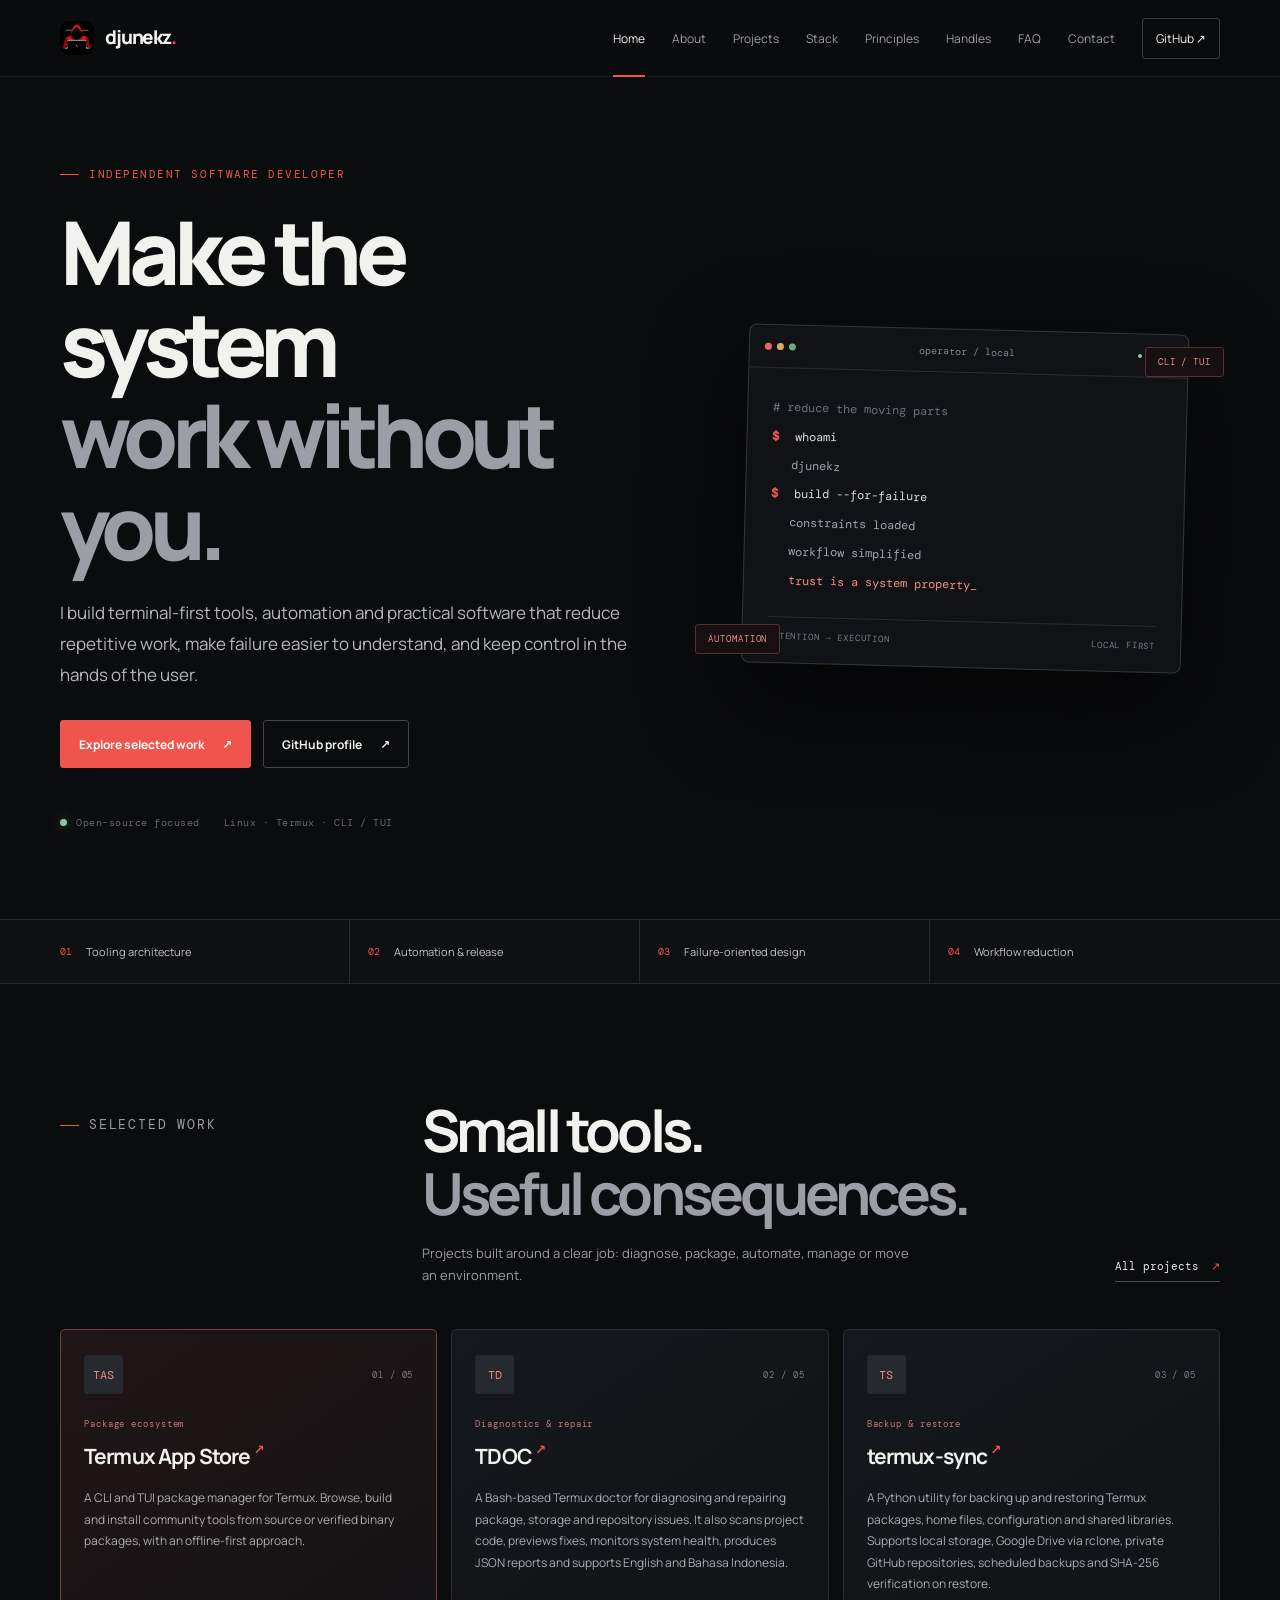
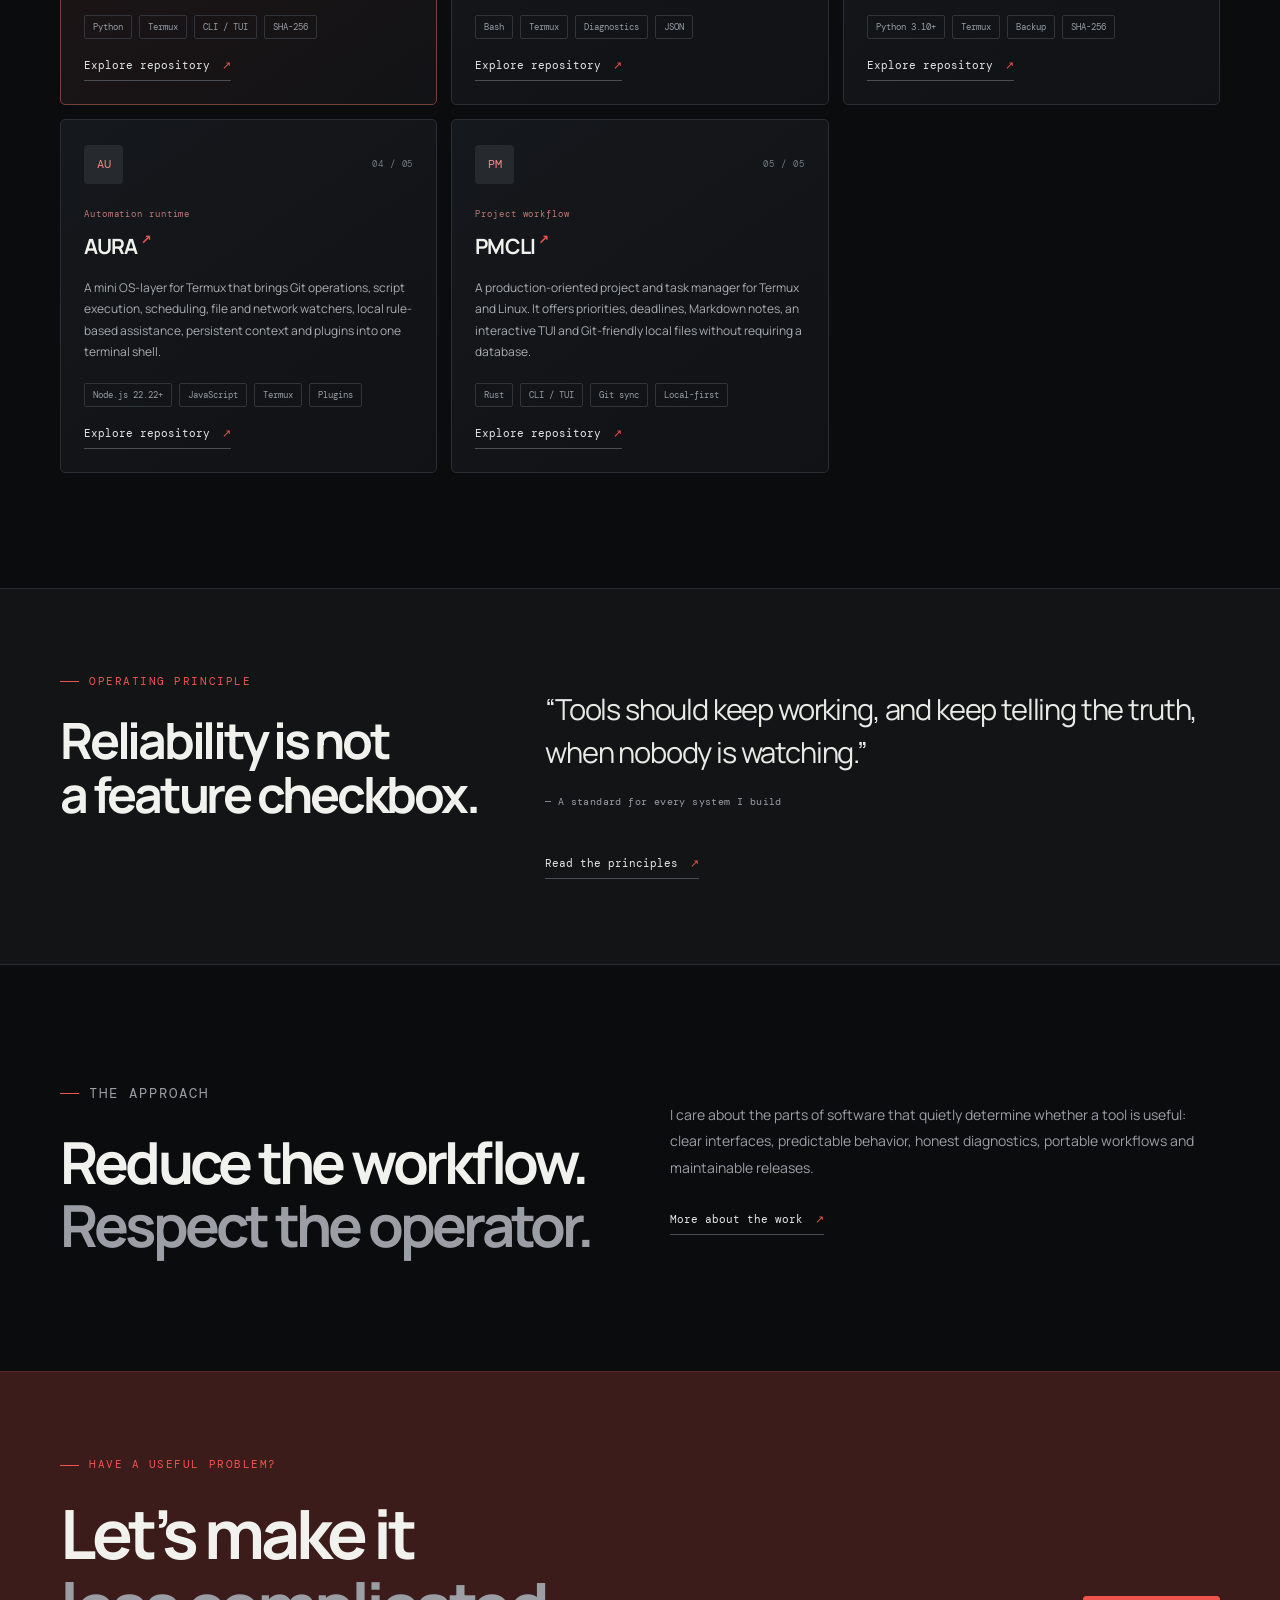
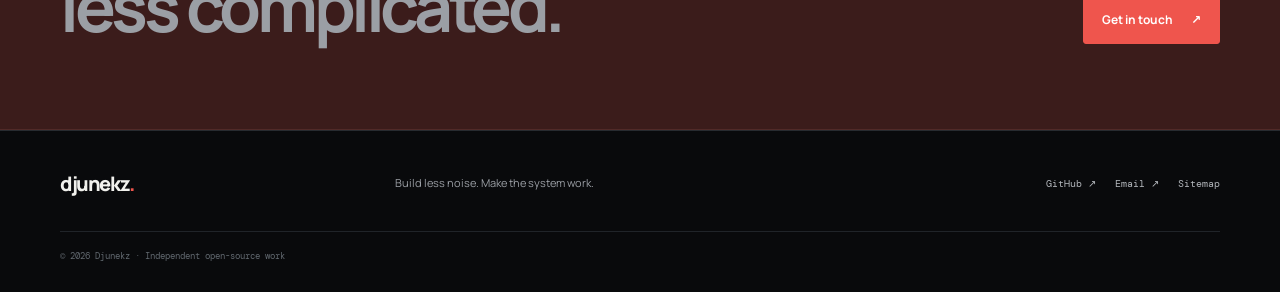
<file: index.html>
<!doctype html>
<html lang="en"><head><meta charset="utf-8"><meta name="viewport" content="width=device-width, initial-scale=1, viewport-fit=cover"><meta name="color-scheme" content="dark"><meta name="theme-color" content="#0b0c0e"><meta name="author" content="Djunekz"><meta name="google-site-verification" content="L2LF5Ftv92tqqaCWyxE9_-hPjeDS5_4-hMFbNJsKNMc"><meta name="robots" content="index,follow,max-image-preview:large"><title>Djunekz — Independent Software Developer | Tooling &amp; Automation</title><meta name="description" content="Djunekz builds terminal-first tools, automation and practical software focused on workflow reduction, failure-oriented design and user control."><link rel="canonical" href="https://djunekz.github.io/"><link rel="icon" href="/favicon.ico" sizes="any"><link rel="icon" type="image/png" sizes="32x32" href="/assets/favicon-32.png"><link rel="apple-touch-icon" href="/apple-touch-icon.png"><link rel="manifest" href="/site.webmanifest"><meta property="og:type" content="website"><meta property="og:site_name" content="Djunekz"><meta property="og:title" content="Djunekz — Independent Software Developer | Tooling &amp; Automation"><meta property="og:description" content="Djunekz builds terminal-first tools, automation and practical software focused on workflow reduction, failure-oriented design and user control."><meta property="og:url" content="https://djunekz.github.io/"><meta property="og:image" content="https://djunekz.github.io/og-image.png"><meta name="twitter:card" content="summary_large_image"><meta name="twitter:title" content="Djunekz — Independent Software Developer | Tooling &amp; Automation"><meta name="twitter:description" content="Djunekz builds terminal-first tools, automation and practical software focused on workflow reduction, failure-oriented design and user control."><meta name="twitter:image" content="https://djunekz.github.io/og-image.png"><script type="application/ld+json">{"@context": "https://schema.org", "@graph": [{"@type": "WebPage", "@id": "https://djunekz.github.io/#page", "url": "https://djunekz.github.io/", "name": "Djunekz — Independent Software Developer | Tooling & Automation", "isPartOf": {"@id": "https://djunekz.github.io/#website"}, "about": {"@id": "https://djunekz.github.io/#person"}}, {"@type": "WebSite", "@id": "https://djunekz.github.io/#website", "url": "https://djunekz.github.io/", "name": "Djunekz", "publisher": {"@id": "https://djunekz.github.io/#person"}}, {"@type": "Person", "@id": "https://djunekz.github.io/#person", "name": "Djunekz", "alternateName": ["RedHat", "mrxXx", "Hmei7", "Anonymous"], "url": "https://djunekz.github.io/", "image": "https://djunekz.github.io/assets/icon-512.png", "jobTitle": "Independent Software Developer", "sameAs": ["https://github.com/djunekz"]}]}</script><link rel="preconnect" href="https://fonts.googleapis.com"><link rel="preconnect" href="https://fonts.gstatic.com" crossorigin><link href="https://fonts.googleapis.com/css2?family=DM+Mono:wght@400;500&family=Manrope:wght@400;500;600;700;800&display=swap" rel="stylesheet"><link rel="stylesheet" href="/assets/style.css"></head><body><a class="skip-link" href="#main">Skip to content</a><header class="site-header"><div class="shell nav-shell"><a class="brand" href="/" aria-label="Djunekz home"><img src="/assets/logo.png" width="34" height="34" alt=""><span>djunekz<span class="brand-dot">.</span></span></a><button class="menu-toggle" type="button" aria-expanded="false" aria-controls="primary-nav" aria-label="Open navigation"><span></span><span></span></button><nav id="primary-nav" class="primary-nav" aria-label="Primary navigation"><a href="/" aria-current="page">Home</a><a href="/about.html">About</a><a href="/projects.html">Projects</a><a href="/stack.html">Stack</a><a href="/principles.html">Principles</a><a href="/handles.html">Handles</a><a href="/faq.html">FAQ</a><a href="/contact.html">Contact</a><a class="nav-github" href="https://github.com/djunekz" target="_blank" rel="noopener">GitHub <span aria-hidden="true">↗</span></a></nav></div></header><main id="main"><section class="hero shell"><div class="hero-copy"><p class="eyebrow"><span></span>INDEPENDENT SOFTWARE DEVELOPER</p><h1>Make the system<br><span>work without you.</span></h1><p class="hero-lead">I build terminal-first tools, automation and practical software that reduce repetitive work, make failure easier to understand, and keep control in the hands of the user.</p><div class="hero-actions"><a class="button button-primary" href="/projects.html">Explore selected work <span>↗</span></a><a class="button button-quiet" href="https://github.com/djunekz" target="_blank" rel="noopener">GitHub profile <span>↗</span></a></div><div class="hero-meta"><span><i class="status-dot"></i> Open-source focused</span><span>Linux · Termux · CLI / TUI</span></div></div><div class="hero-visual" aria-label="Decorative terminal illustration"><div class="visual-glow"></div><div class="terminal-card"><div class="terminal-head"><span class="window-dots"><i></i><i></i><i></i></span><span>operator / local</span><span class="terminal-live">● READY</span></div><div class="terminal-body"><p class="terminal-muted"># reduce the moving parts</p><p><b>$</b> whoami</p><p class="terminal-output">djunekz</p><p><b>$</b> build --for-failure</p><p class="terminal-output">constraints loaded</p><p class="terminal-output">workflow simplified</p><p class="terminal-output terminal-accent">trust is a system property_</p><div class="terminal-rule"></div><div class="terminal-bottom"><span>INTENTION → EXECUTION</span><span>LOCAL FIRST</span></div></div></div><div class="orbit orbit-one">CLI / TUI</div><div class="orbit orbit-two">AUTOMATION</div></div></section>
<section class="signal-band"><div class="shell signal-grid"><div><strong>01</strong><span>Tooling architecture</span></div><div><strong>02</strong><span>Automation & release</span></div><div><strong>03</strong><span>Failure-oriented design</span></div><div><strong>04</strong><span>Workflow reduction</span></div></div></section>
<section class="section shell"><div class="section-heading"><p class="eyebrow"><span></span>SELECTED WORK</p><div><h2>Small tools.<br><span>Useful consequences.</span></h2><p>Projects built around a clear job: diagnose, package, automate, manage or move an environment.</p></div><a class="text-link heading-link" href="/projects.html">All projects <span>↗</span></a></div><div class="project-grid"><article class="project-card featured"><div class="project-top"><span class="project-mark">TAS</span><span class="project-index">01 / 05</span></div><p class="project-kind">Package ecosystem</p><h3><a href="https://github.com/djunekz/termux-app-store" target="_blank" rel="noopener">Termux App Store <span aria-hidden="true">↗</span></a></h3><p class="project-desc">A CLI and TUI package manager for Termux. Browse, build and install community tools from source or verified binary packages, with an offline-first approach.</p><div class="tag-list"><span>Python</span><span>Termux</span><span>CLI / TUI</span><span>SHA-256</span></div><a class="text-link" href="https://github.com/djunekz/termux-app-store" target="_blank" rel="noopener">Explore repository <span aria-hidden="true">↗</span></a></article><article class="project-card"><div class="project-top"><span class="project-mark">TD</span><span class="project-index">02 / 05</span></div><p class="project-kind">Diagnostics &amp; repair</p><h3><a href="https://github.com/djunekz/tdoc" target="_blank" rel="noopener">TDOC <span aria-hidden="true">↗</span></a></h3><p class="project-desc">A Bash-based Termux doctor for diagnosing and repairing package, storage and repository issues. It also scans project code, previews fixes, monitors system health, produces JSON reports and supports English and Bahasa Indonesia.</p><div class="tag-list"><span>Bash</span><span>Termux</span><span>Diagnostics</span><span>JSON</span></div><a class="text-link" href="https://github.com/djunekz/tdoc" target="_blank" rel="noopener">Explore repository <span aria-hidden="true">↗</span></a></article><article class="project-card"><div class="project-top"><span class="project-mark">TS</span><span class="project-index">03 / 05</span></div><p class="project-kind">Backup &amp; restore</p><h3><a href="https://github.com/djunekz/termux-sync" target="_blank" rel="noopener">termux-sync <span aria-hidden="true">↗</span></a></h3><p class="project-desc">A Python utility for backing up and restoring Termux packages, home files, configuration and shared libraries. Supports local storage, Google Drive via rclone, private GitHub repositories, scheduled backups and SHA-256 verification on restore.</p><div class="tag-list"><span>Python 3.10+</span><span>Termux</span><span>Backup</span><span>SHA-256</span></div><a class="text-link" href="https://github.com/djunekz/termux-sync" target="_blank" rel="noopener">Explore repository <span aria-hidden="true">↗</span></a></article><article class="project-card"><div class="project-top"><span class="project-mark">AU</span><span class="project-index">04 / 05</span></div><p class="project-kind">Automation runtime</p><h3><a href="https://github.com/djunekz/aura" target="_blank" rel="noopener">AURA <span aria-hidden="true">↗</span></a></h3><p class="project-desc">A mini OS-layer for Termux that brings Git operations, script execution, scheduling, file and network watchers, local rule-based assistance, persistent context and plugins into one terminal shell.</p><div class="tag-list"><span>Node.js 22.22+</span><span>JavaScript</span><span>Termux</span><span>Plugins</span></div><a class="text-link" href="https://github.com/djunekz/aura" target="_blank" rel="noopener">Explore repository <span aria-hidden="true">↗</span></a></article><article class="project-card"><div class="project-top"><span class="project-mark">PM</span><span class="project-index">05 / 05</span></div><p class="project-kind">Project workflow</p><h3><a href="https://github.com/djunekz/pmcli" target="_blank" rel="noopener">PMCLI <span aria-hidden="true">↗</span></a></h3><p class="project-desc">A production-oriented project and task manager for Termux and Linux. It offers priorities, deadlines, Markdown notes, an interactive TUI and Git-friendly local files without requiring a database.</p><div class="tag-list"><span>Rust</span><span>CLI / TUI</span><span>Git sync</span><span>Local-first</span></div><a class="text-link" href="https://github.com/djunekz/pmcli" target="_blank" rel="noopener">Explore repository <span aria-hidden="true">↗</span></a></article></div></section>
<section class="principle-feature"><div class="shell principle-layout"><div><p class="eyebrow"><span></span>OPERATING PRINCIPLE</p><h2>Reliability is not<br>a feature checkbox.</h2></div><blockquote>“Tools should keep working, and keep telling the truth, when nobody is watching.”<cite>— A standard for every system I build</cite></blockquote><a class="text-link" href="/principles.html">Read the principles <span>↗</span></a></div></section>
<section class="section shell about-strip"><div><p class="eyebrow"><span></span>THE APPROACH</p><h2>Reduce the workflow.<br><span>Respect the operator.</span></h2></div><div><p>I care about the parts of software that quietly determine whether a tool is useful: clear interfaces, predictable behavior, honest diagnostics, portable workflows and maintainable releases.</p><a class="text-link" href="/about.html">More about the work <span>↗</span></a></div></section>
<section class="contact-cta"><div class="shell cta-inner"><p class="eyebrow"><span></span>HAVE A USEFUL PROBLEM?</p><h2>Let’s make it<br><span>less complicated.</span></h2><div><a class="button button-primary" href="/contact.html">Get in touch <span>↗</span></a></div></div></section></main><footer class="site-footer"><div class="shell footer-inner"><a class="footer-brand" href="/">djunekz<span>.</span></a><p>Build less noise. Make the system work.</p><div class="footer-links"><a href="https://github.com/djunekz" target="_blank" rel="noopener">GitHub ↗</a><a href="mailto:gab288.gab288@passinbox.com">Email ↗</a><a href="/sitemap.xml">Sitemap</a></div><small>© 2026 Djunekz · Independent open-source work</small></div></footer><script src="/assets/app.js" defer></script></body></html>
</file>
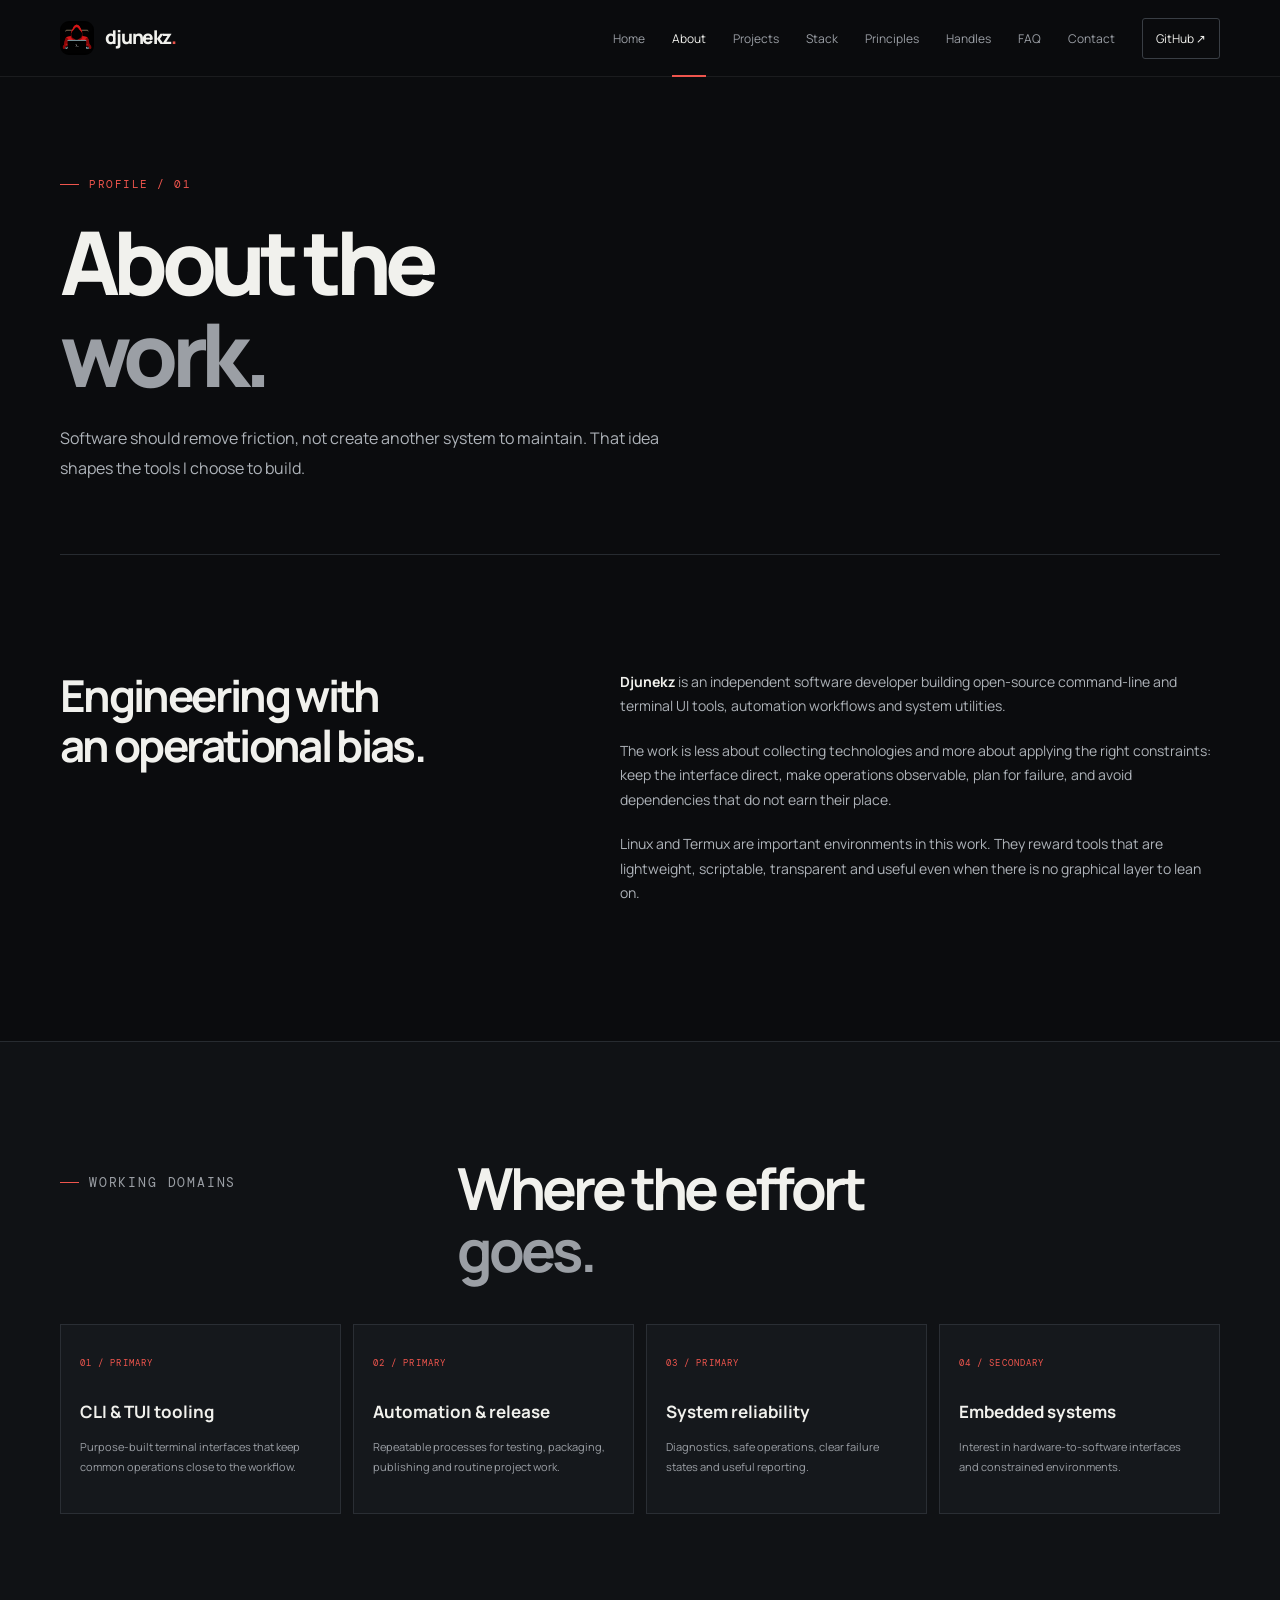
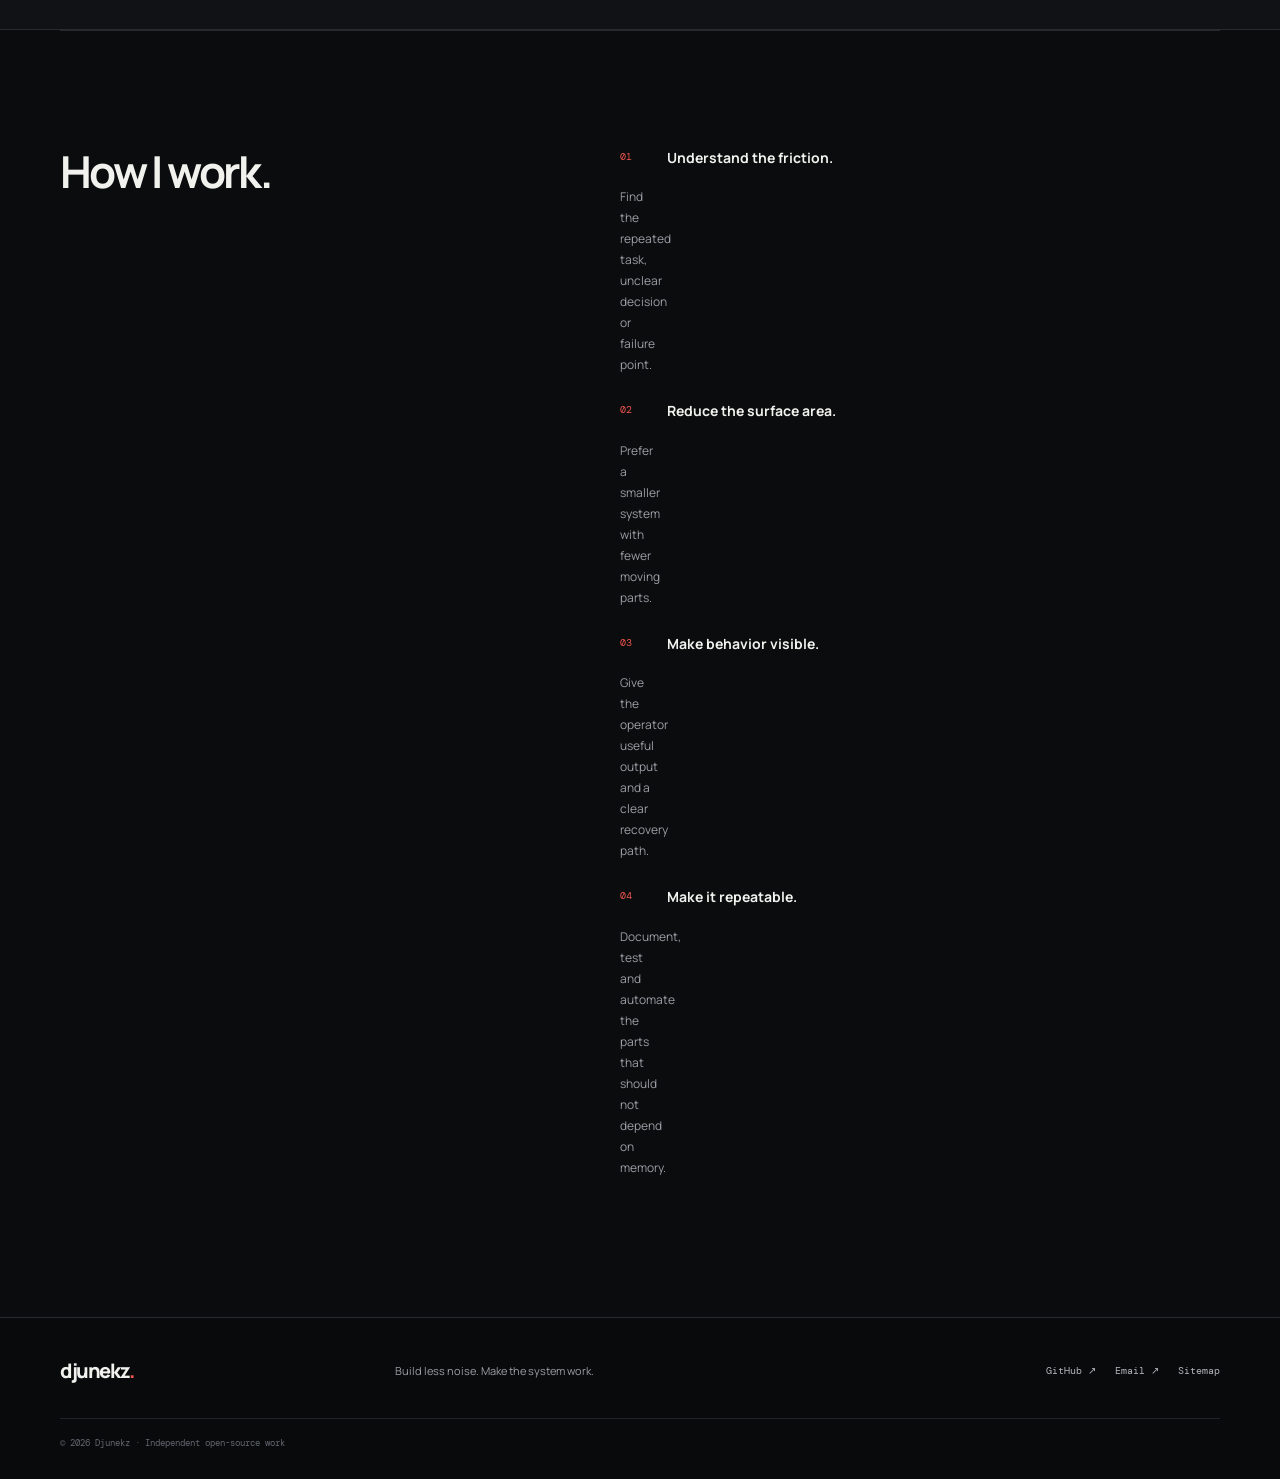
<file: about.html>
<!doctype html>
<html lang="en"><head><meta charset="utf-8"><meta name="viewport" content="width=device-width, initial-scale=1, viewport-fit=cover"><meta name="color-scheme" content="dark"><meta name="theme-color" content="#0b0c0e"><meta name="author" content="Djunekz"><meta name="google-site-verification" content="L2LF5Ftv92tqqaCWyxE9_-hPjeDS5_4-hMFbNJsKNMc"><meta name="robots" content="index,follow,max-image-preview:large"><title>About Djunekz — Engineering Approach</title><meta name="description" content="About Djunekz: independent software developer focused on terminal tooling, automation, reliability and workflow reduction."><link rel="canonical" href="https://djunekz.github.io/about.html"><link rel="icon" href="/favicon.ico" sizes="any"><link rel="icon" type="image/png" sizes="32x32" href="/assets/favicon-32.png"><link rel="apple-touch-icon" href="/apple-touch-icon.png"><link rel="manifest" href="/site.webmanifest"><meta property="og:type" content="website"><meta property="og:site_name" content="Djunekz"><meta property="og:title" content="About Djunekz — Engineering Approach"><meta property="og:description" content="About Djunekz: independent software developer focused on terminal tooling, automation, reliability and workflow reduction."><meta property="og:url" content="https://djunekz.github.io/about.html"><meta property="og:image" content="https://djunekz.github.io/og-image.png"><meta name="twitter:card" content="summary_large_image"><meta name="twitter:title" content="About Djunekz — Engineering Approach"><meta name="twitter:description" content="About Djunekz: independent software developer focused on terminal tooling, automation, reliability and workflow reduction."><meta name="twitter:image" content="https://djunekz.github.io/og-image.png"><script type="application/ld+json">{"@context": "https://schema.org", "@graph": [{"@type": "WebPage", "@id": "https://djunekz.github.io/about.html#page", "url": "https://djunekz.github.io/about.html", "name": "About Djunekz — Engineering Approach", "isPartOf": {"@id": "https://djunekz.github.io/#website"}, "about": {"@id": "https://djunekz.github.io/#person"}}, {"@type": "WebSite", "@id": "https://djunekz.github.io/#website", "url": "https://djunekz.github.io/", "name": "Djunekz", "publisher": {"@id": "https://djunekz.github.io/#person"}}, {"@type": "Person", "@id": "https://djunekz.github.io/#person", "name": "Djunekz", "alternateName": ["RedHat", "mrxXx", "Hmei7", "Anonymous"], "url": "https://djunekz.github.io/", "image": "https://djunekz.github.io/assets/icon-512.png", "jobTitle": "Independent Software Developer", "sameAs": ["https://github.com/djunekz"]}]}</script><link rel="preconnect" href="https://fonts.googleapis.com"><link rel="preconnect" href="https://fonts.gstatic.com" crossorigin><link href="https://fonts.googleapis.com/css2?family=DM+Mono:wght@400;500&family=Manrope:wght@400;500;600;700;800&display=swap" rel="stylesheet"><link rel="stylesheet" href="/assets/style.css"></head><body><a class="skip-link" href="#main">Skip to content</a><header class="site-header"><div class="shell nav-shell"><a class="brand" href="/" aria-label="Djunekz home"><img src="/assets/logo.png" width="34" height="34" alt=""><span>djunekz<span class="brand-dot">.</span></span></a><button class="menu-toggle" type="button" aria-expanded="false" aria-controls="primary-nav" aria-label="Open navigation"><span></span><span></span></button><nav id="primary-nav" class="primary-nav" aria-label="Primary navigation"><a href="/">Home</a><a href="/about.html" aria-current="page">About</a><a href="/projects.html">Projects</a><a href="/stack.html">Stack</a><a href="/principles.html">Principles</a><a href="/handles.html">Handles</a><a href="/faq.html">FAQ</a><a href="/contact.html">Contact</a><a class="nav-github" href="https://github.com/djunekz" target="_blank" rel="noopener">GitHub <span aria-hidden="true">↗</span></a></nav></div></header><main id="main"><section class="page-hero shell"><p class="eyebrow"><span></span>PROFILE / 01</p><h1>About the<br><span>work.</span></h1><p class="page-intro">Software should remove friction, not create another system to maintain. That idea shapes the tools I choose to build.</p></section><section class="section shell two-col"><div><h2>Engineering with<br>an operational bias.</h2></div><div class="prose"><p><strong>Djunekz</strong> is an independent software developer building open-source command-line and terminal UI tools, automation workflows and system utilities.</p><p>The work is less about collecting technologies and more about applying the right constraints: keep the interface direct, make operations observable, plan for failure, and avoid dependencies that do not earn their place.</p><p>Linux and Termux are important environments in this work. They reward tools that are lightweight, scriptable, transparent and useful even when there is no graphical layer to lean on.</p></div></section><section class="section section-muted"><div class="shell"><div class="section-heading"><p class="eyebrow"><span></span>WORKING DOMAINS</p><div><h2>Where the effort<br><span>goes.</span></h2></div></div><div class="domain-grid"><article><span>01 / PRIMARY</span><h3>CLI & TUI tooling</h3><p>Purpose-built terminal interfaces that keep common operations close to the workflow.</p></article><article><span>02 / PRIMARY</span><h3>Automation & release</h3><p>Repeatable processes for testing, packaging, publishing and routine project work.</p></article><article><span>03 / PRIMARY</span><h3>System reliability</h3><p>Diagnostics, safe operations, clear failure states and useful reporting.</p></article><article><span>04 / SECONDARY</span><h3>Embedded systems</h3><p>Interest in hardware-to-software interfaces and constrained environments.</p></article></div></div></section><section class="section shell two-col"><div><h2>How I work.</h2></div><div class="prose"><ol class="numbered"><li><b>Understand the friction.</b><span>Find the repeated task, unclear decision or failure point.</span></li><li><b>Reduce the surface area.</b><span>Prefer a smaller system with fewer moving parts.</span></li><li><b>Make behavior visible.</b><span>Give the operator useful output and a clear recovery path.</span></li><li><b>Make it repeatable.</b><span>Document, test and automate the parts that should not depend on memory.</span></li></ol></div></section></main><footer class="site-footer"><div class="shell footer-inner"><a class="footer-brand" href="/">djunekz<span>.</span></a><p>Build less noise. Make the system work.</p><div class="footer-links"><a href="https://github.com/djunekz" target="_blank" rel="noopener">GitHub ↗</a><a href="mailto:gab288.gab288@passinbox.com">Email ↗</a><a href="/sitemap.xml">Sitemap</a></div><small>© 2026 Djunekz · Independent open-source work</small></div></footer><script src="/assets/app.js" defer></script></body></html>
</file>
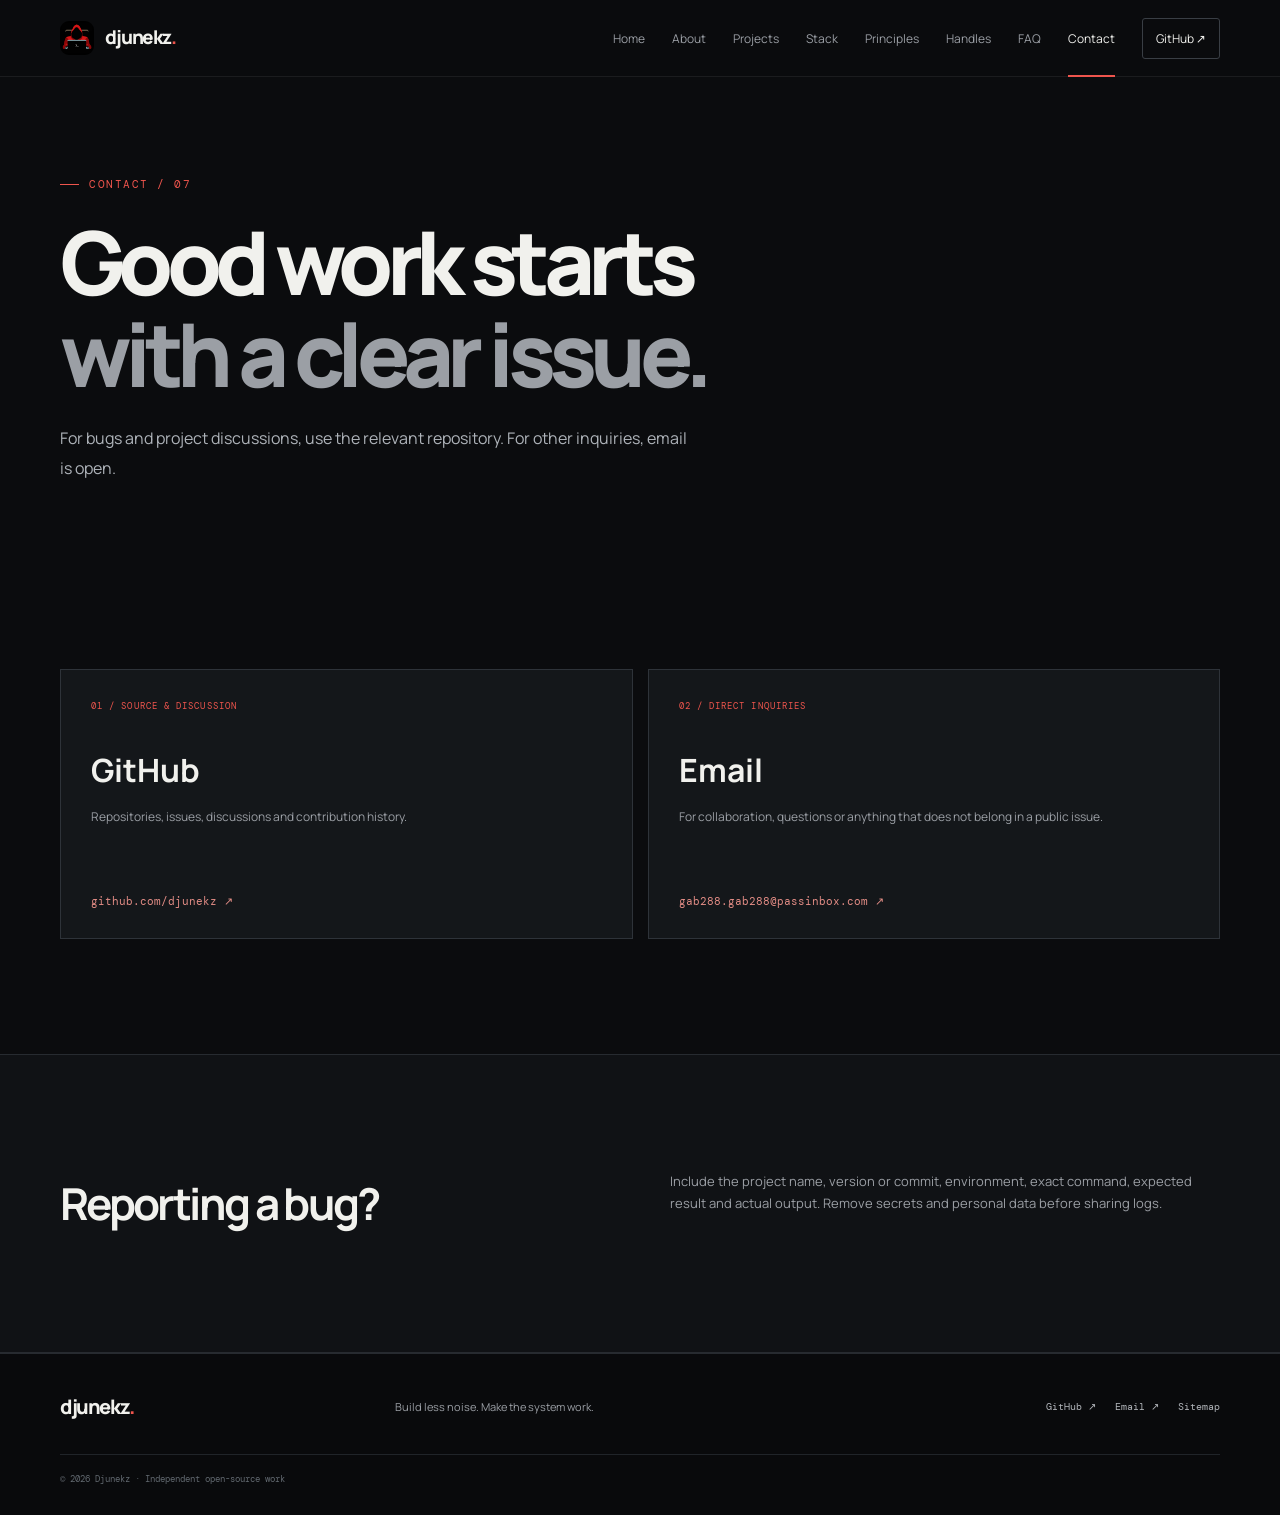
<file: contact.html>
<!doctype html>
<html lang="en"><head><meta charset="utf-8"><meta name="viewport" content="width=device-width, initial-scale=1, viewport-fit=cover"><meta name="color-scheme" content="dark"><meta name="theme-color" content="#0b0c0e"><meta name="author" content="Djunekz"><meta name="google-site-verification" content="L2LF5Ftv92tqqaCWyxE9_-hPjeDS5_4-hMFbNJsKNMc"><meta name="robots" content="index,follow,max-image-preview:large"><title>Contact Djunekz — GitHub &amp; Email</title><meta name="description" content="Contact Djunekz through GitHub for project issues or email for other inquiries."><link rel="canonical" href="https://djunekz.github.io/contact.html"><link rel="icon" href="/favicon.ico" sizes="any"><link rel="icon" type="image/png" sizes="32x32" href="/assets/favicon-32.png"><link rel="apple-touch-icon" href="/apple-touch-icon.png"><link rel="manifest" href="/site.webmanifest"><meta property="og:type" content="website"><meta property="og:site_name" content="Djunekz"><meta property="og:title" content="Contact Djunekz — GitHub &amp; Email"><meta property="og:description" content="Contact Djunekz through GitHub for project issues or email for other inquiries."><meta property="og:url" content="https://djunekz.github.io/contact.html"><meta property="og:image" content="https://djunekz.github.io/og-image.png"><meta name="twitter:card" content="summary_large_image"><meta name="twitter:title" content="Contact Djunekz — GitHub &amp; Email"><meta name="twitter:description" content="Contact Djunekz through GitHub for project issues or email for other inquiries."><meta name="twitter:image" content="https://djunekz.github.io/og-image.png"><script type="application/ld+json">{"@context": "https://schema.org", "@graph": [{"@type": "ContactPage", "@id": "https://djunekz.github.io/contact.html#page", "url": "https://djunekz.github.io/contact.html", "name": "Contact Djunekz — GitHub & Email", "isPartOf": {"@id": "https://djunekz.github.io/#website"}, "about": {"@id": "https://djunekz.github.io/#person"}}, {"@type": "WebSite", "@id": "https://djunekz.github.io/#website", "url": "https://djunekz.github.io/", "name": "Djunekz", "publisher": {"@id": "https://djunekz.github.io/#person"}}, {"@type": "Person", "@id": "https://djunekz.github.io/#person", "name": "Djunekz", "alternateName": ["RedHat", "mrxXx", "Hmei7", "Anonymous"], "url": "https://djunekz.github.io/", "image": "https://djunekz.github.io/assets/icon-512.png", "jobTitle": "Independent Software Developer", "sameAs": ["https://github.com/djunekz"]}]}</script><link rel="preconnect" href="https://fonts.googleapis.com"><link rel="preconnect" href="https://fonts.gstatic.com" crossorigin><link href="https://fonts.googleapis.com/css2?family=DM+Mono:wght@400;500&family=Manrope:wght@400;500;600;700;800&display=swap" rel="stylesheet"><link rel="stylesheet" href="/assets/style.css"></head><body><a class="skip-link" href="#main">Skip to content</a><header class="site-header"><div class="shell nav-shell"><a class="brand" href="/" aria-label="Djunekz home"><img src="/assets/logo.png" width="34" height="34" alt=""><span>djunekz<span class="brand-dot">.</span></span></a><button class="menu-toggle" type="button" aria-expanded="false" aria-controls="primary-nav" aria-label="Open navigation"><span></span><span></span></button><nav id="primary-nav" class="primary-nav" aria-label="Primary navigation"><a href="/">Home</a><a href="/about.html">About</a><a href="/projects.html">Projects</a><a href="/stack.html">Stack</a><a href="/principles.html">Principles</a><a href="/handles.html">Handles</a><a href="/faq.html">FAQ</a><a href="/contact.html" aria-current="page">Contact</a><a class="nav-github" href="https://github.com/djunekz" target="_blank" rel="noopener">GitHub <span aria-hidden="true">↗</span></a></nav></div></header><main id="main"><section class="page-hero shell"><p class="eyebrow"><span></span>CONTACT / 07</p><h1>Good work starts<br><span>with a clear issue.</span></h1><p class="page-intro">For bugs and project discussions, use the relevant repository. For other inquiries, email is open.</p></section><section class="section shell contact-grid"><a class="contact-card" href="https://github.com/djunekz" target="_blank" rel="noopener"><span>01 / SOURCE & DISCUSSION</span><h2>GitHub</h2><p>Repositories, issues, discussions and contribution history.</p><b>github.com/djunekz ↗</b></a><a class="contact-card" href="mailto:gab288.gab288@passinbox.com"><span>02 / DIRECT INQUIRIES</span><h2>Email</h2><p>For collaboration, questions or anything that does not belong in a public issue.</p><b>gab288.gab288@passinbox.com ↗</b></a></section><section class="section section-muted"><div class="shell repo-note"><div><h2>Reporting a bug?</h2></div><div><p>Include the project name, version or commit, environment, exact command, expected result and actual output. Remove secrets and personal data before sharing logs.</p></div></div></section></main><footer class="site-footer"><div class="shell footer-inner"><a class="footer-brand" href="/">djunekz<span>.</span></a><p>Build less noise. Make the system work.</p><div class="footer-links"><a href="https://github.com/djunekz" target="_blank" rel="noopener">GitHub ↗</a><a href="mailto:gab288.gab288@passinbox.com">Email ↗</a><a href="/sitemap.xml">Sitemap</a></div><small>© 2026 Djunekz · Independent open-source work</small></div></footer><script src="/assets/app.js" defer></script></body></html>
</file>
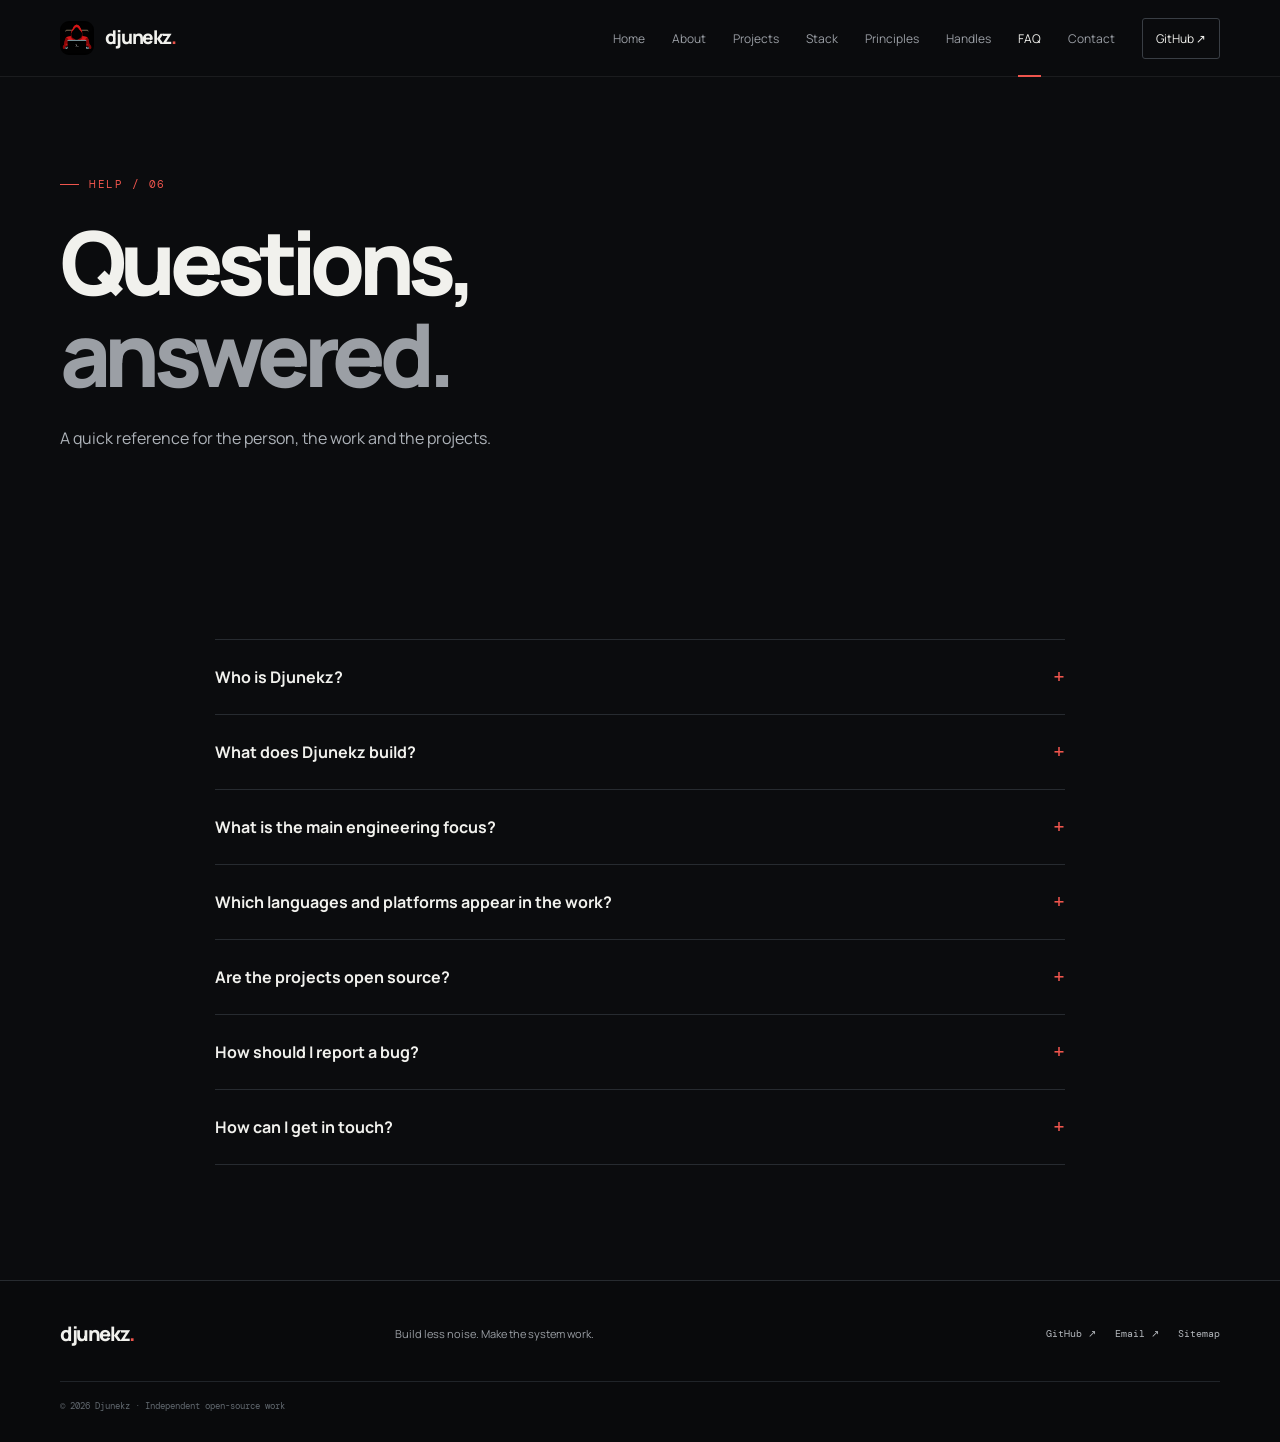
<file: faq.html>
<!doctype html>
<html lang="en"><head><meta charset="utf-8"><meta name="viewport" content="width=device-width, initial-scale=1, viewport-fit=cover"><meta name="color-scheme" content="dark"><meta name="theme-color" content="#0b0c0e"><meta name="author" content="Djunekz"><meta name="google-site-verification" content="L2LF5Ftv92tqqaCWyxE9_-hPjeDS5_4-hMFbNJsKNMc"><meta name="robots" content="index,follow,max-image-preview:large"><title>FAQ — Djunekz</title><meta name="description" content="Frequently asked questions about Djunekz, open-source projects, engineering focus and contact."><link rel="canonical" href="https://djunekz.github.io/faq.html"><link rel="icon" href="/favicon.ico" sizes="any"><link rel="icon" type="image/png" sizes="32x32" href="/assets/favicon-32.png"><link rel="apple-touch-icon" href="/apple-touch-icon.png"><link rel="manifest" href="/site.webmanifest"><meta property="og:type" content="website"><meta property="og:site_name" content="Djunekz"><meta property="og:title" content="FAQ — Djunekz"><meta property="og:description" content="Frequently asked questions about Djunekz, open-source projects, engineering focus and contact."><meta property="og:url" content="https://djunekz.github.io/faq.html"><meta property="og:image" content="https://djunekz.github.io/og-image.png"><meta name="twitter:card" content="summary_large_image"><meta name="twitter:title" content="FAQ — Djunekz"><meta name="twitter:description" content="Frequently asked questions about Djunekz, open-source projects, engineering focus and contact."><meta name="twitter:image" content="https://djunekz.github.io/og-image.png"><script type="application/ld+json">{"@context": "https://schema.org", "@graph": [{"@type": "FAQPage", "@id": "https://djunekz.github.io/faq.html#page", "url": "https://djunekz.github.io/faq.html", "name": "FAQ — Djunekz", "isPartOf": {"@id": "https://djunekz.github.io/#website"}, "about": {"@id": "https://djunekz.github.io/#person"}}, {"@type": "WebSite", "@id": "https://djunekz.github.io/#website", "url": "https://djunekz.github.io/", "name": "Djunekz", "publisher": {"@id": "https://djunekz.github.io/#person"}}, {"@type": "Person", "@id": "https://djunekz.github.io/#person", "name": "Djunekz", "alternateName": ["RedHat", "mrxXx", "Hmei7", "Anonymous"], "url": "https://djunekz.github.io/", "image": "https://djunekz.github.io/assets/icon-512.png", "jobTitle": "Independent Software Developer", "sameAs": ["https://github.com/djunekz"]}, {"@type": "FAQPage", "mainEntity": [{"@type": "Question", "name": "Who is Djunekz?", "acceptedAnswer": {"@type": "Answer", "text": "Djunekz is an independent software developer focused on CLI/TUI tooling, automation, release workflows and practical system utilities."}}, {"@type": "Question", "name": "What does Djunekz build?", "acceptedAnswer": {"@type": "Answer", "text": "Open-source developer tools and utilities, including Termux App Store, TDOC, termux-sync, AURA and PMCLI."}}, {"@type": "Question", "name": "What is the main engineering focus?", "acceptedAnswer": {"@type": "Answer", "text": "Reducing repetitive workflows, building terminal-first tools, designing for failure and keeping systems maintainable."}}, {"@type": "Question", "name": "Which languages and platforms appear in the work?", "acceptedAnswer": {"@type": "Answer", "text": "The public profile lists Python, Shell, Rust, C/C++ and JavaScript, with Linux, Termux on Android and GitHub Actions among the platforms."}}, {"@type": "Question", "name": "Are the projects open source?", "acceptedAnswer": {"@type": "Answer", "text": "The featured projects are published on GitHub. Visit each repository for its current license, source code, release status and contribution guidance."}}, {"@type": "Question", "name": "How should I report a bug?", "acceptedAnswer": {"@type": "Answer", "text": "Open an issue in the repository for the relevant project. Include the command, expected behavior, actual output and relevant environment details."}}, {"@type": "Question", "name": "How can I get in touch?", "acceptedAnswer": {"@type": "Answer", "text": "Use GitHub for project-related discussion or email for other inquiries."}}]}]}</script><link rel="preconnect" href="https://fonts.googleapis.com"><link rel="preconnect" href="https://fonts.gstatic.com" crossorigin><link href="https://fonts.googleapis.com/css2?family=DM+Mono:wght@400;500&family=Manrope:wght@400;500;600;700;800&display=swap" rel="stylesheet"><link rel="stylesheet" href="/assets/style.css"></head><body><a class="skip-link" href="#main">Skip to content</a><header class="site-header"><div class="shell nav-shell"><a class="brand" href="/" aria-label="Djunekz home"><img src="/assets/logo.png" width="34" height="34" alt=""><span>djunekz<span class="brand-dot">.</span></span></a><button class="menu-toggle" type="button" aria-expanded="false" aria-controls="primary-nav" aria-label="Open navigation"><span></span><span></span></button><nav id="primary-nav" class="primary-nav" aria-label="Primary navigation"><a href="/">Home</a><a href="/about.html">About</a><a href="/projects.html">Projects</a><a href="/stack.html">Stack</a><a href="/principles.html">Principles</a><a href="/handles.html">Handles</a><a href="/faq.html" aria-current="page">FAQ</a><a href="/contact.html">Contact</a><a class="nav-github" href="https://github.com/djunekz" target="_blank" rel="noopener">GitHub <span aria-hidden="true">↗</span></a></nav></div></header><main id="main"><section class="page-hero shell"><p class="eyebrow"><span></span>HELP / 06</p><h1>Questions,<br><span>answered.</span></h1><p class="page-intro">A quick reference for the person, the work and the projects.</p></section><section class="section shell faq-list"><details><summary>Who is Djunekz?<span>+</span></summary><p>Djunekz is an independent software developer focused on CLI/TUI tooling, automation, release workflows and practical system utilities.</p></details><details><summary>What does Djunekz build?<span>+</span></summary><p>Open-source developer tools and utilities, including Termux App Store, TDOC, termux-sync, AURA and PMCLI.</p></details><details><summary>What is the main engineering focus?<span>+</span></summary><p>Reducing repetitive workflows, building terminal-first tools, designing for failure and keeping systems maintainable.</p></details><details><summary>Which languages and platforms appear in the work?<span>+</span></summary><p>The public profile lists Python, Shell, Rust, C/C++ and JavaScript, with Linux, Termux on Android and GitHub Actions among the platforms.</p></details><details><summary>Are the projects open source?<span>+</span></summary><p>The featured projects are published on GitHub. Visit each repository for its current license, source code, release status and contribution guidance.</p></details><details><summary>How should I report a bug?<span>+</span></summary><p>Open an issue in the repository for the relevant project. Include the command, expected behavior, actual output and relevant environment details.</p></details><details><summary>How can I get in touch?<span>+</span></summary><p>Use GitHub for project-related discussion or email for other inquiries.</p></details></section></main><footer class="site-footer"><div class="shell footer-inner"><a class="footer-brand" href="/">djunekz<span>.</span></a><p>Build less noise. Make the system work.</p><div class="footer-links"><a href="https://github.com/djunekz" target="_blank" rel="noopener">GitHub ↗</a><a href="mailto:gab288.gab288@passinbox.com">Email ↗</a><a href="/sitemap.xml">Sitemap</a></div><small>© 2026 Djunekz · Independent open-source work</small></div></footer><script src="/assets/app.js" defer></script></body></html>
</file>
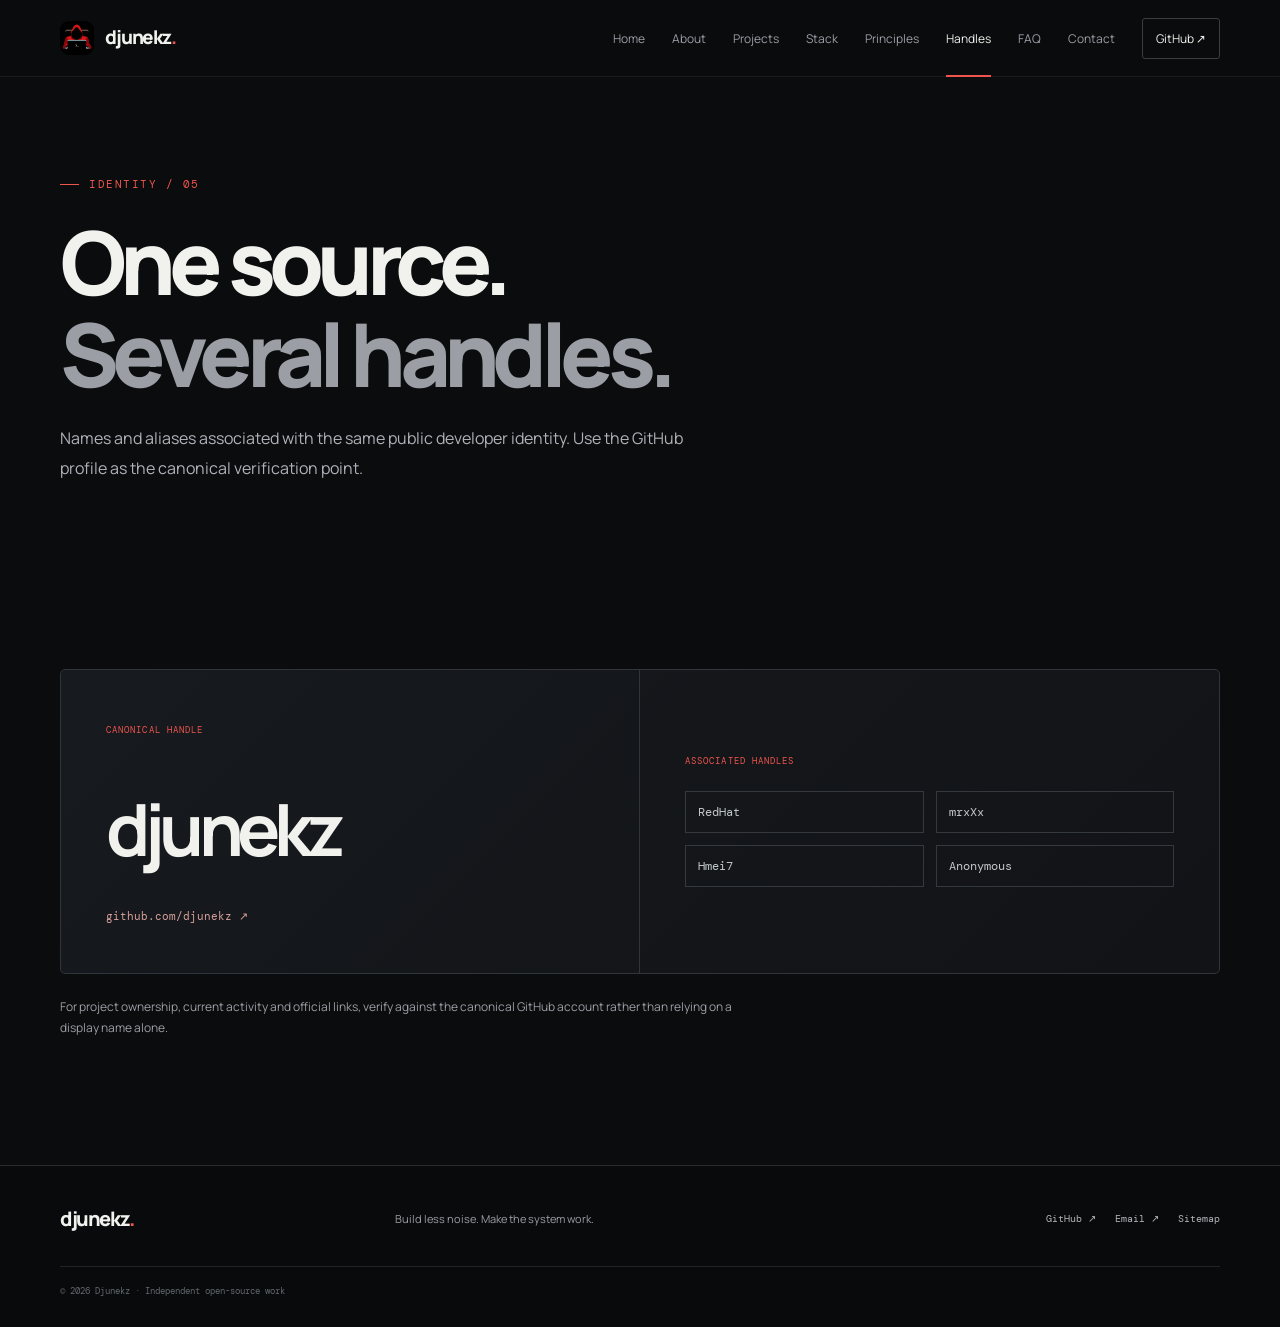
<file: handles.html>
<!doctype html>
<html lang="en"><head><meta charset="utf-8"><meta name="viewport" content="width=device-width, initial-scale=1, viewport-fit=cover"><meta name="color-scheme" content="dark"><meta name="theme-color" content="#0b0c0e"><meta name="author" content="Djunekz"><meta name="google-site-verification" content="L2LF5Ftv92tqqaCWyxE9_-hPjeDS5_4-hMFbNJsKNMc"><meta name="robots" content="index,follow,max-image-preview:large"><title>Handles &amp; Identity — Djunekz</title><meta name="description" content="Public identity and aliases associated with Djunekz, with GitHub as the canonical source."><link rel="canonical" href="https://djunekz.github.io/handles.html"><link rel="icon" href="/favicon.ico" sizes="any"><link rel="icon" type="image/png" sizes="32x32" href="/assets/favicon-32.png"><link rel="apple-touch-icon" href="/apple-touch-icon.png"><link rel="manifest" href="/site.webmanifest"><meta property="og:type" content="website"><meta property="og:site_name" content="Djunekz"><meta property="og:title" content="Handles &amp; Identity — Djunekz"><meta property="og:description" content="Public identity and aliases associated with Djunekz, with GitHub as the canonical source."><meta property="og:url" content="https://djunekz.github.io/handles.html"><meta property="og:image" content="https://djunekz.github.io/og-image.png"><meta name="twitter:card" content="summary_large_image"><meta name="twitter:title" content="Handles &amp; Identity — Djunekz"><meta name="twitter:description" content="Public identity and aliases associated with Djunekz, with GitHub as the canonical source."><meta name="twitter:image" content="https://djunekz.github.io/og-image.png"><script type="application/ld+json">{"@context": "https://schema.org", "@graph": [{"@type": "WebPage", "@id": "https://djunekz.github.io/handles.html#page", "url": "https://djunekz.github.io/handles.html", "name": "Handles & Identity — Djunekz", "isPartOf": {"@id": "https://djunekz.github.io/#website"}, "about": {"@id": "https://djunekz.github.io/#person"}}, {"@type": "WebSite", "@id": "https://djunekz.github.io/#website", "url": "https://djunekz.github.io/", "name": "Djunekz", "publisher": {"@id": "https://djunekz.github.io/#person"}}, {"@type": "Person", "@id": "https://djunekz.github.io/#person", "name": "Djunekz", "alternateName": ["RedHat", "mrxXx", "Hmei7", "Anonymous"], "url": "https://djunekz.github.io/", "image": "https://djunekz.github.io/assets/icon-512.png", "jobTitle": "Independent Software Developer", "sameAs": ["https://github.com/djunekz"]}]}</script><link rel="preconnect" href="https://fonts.googleapis.com"><link rel="preconnect" href="https://fonts.gstatic.com" crossorigin><link href="https://fonts.googleapis.com/css2?family=DM+Mono:wght@400;500&family=Manrope:wght@400;500;600;700;800&display=swap" rel="stylesheet"><link rel="stylesheet" href="/assets/style.css"></head><body><a class="skip-link" href="#main">Skip to content</a><header class="site-header"><div class="shell nav-shell"><a class="brand" href="/" aria-label="Djunekz home"><img src="/assets/logo.png" width="34" height="34" alt=""><span>djunekz<span class="brand-dot">.</span></span></a><button class="menu-toggle" type="button" aria-expanded="false" aria-controls="primary-nav" aria-label="Open navigation"><span></span><span></span></button><nav id="primary-nav" class="primary-nav" aria-label="Primary navigation"><a href="/">Home</a><a href="/about.html">About</a><a href="/projects.html">Projects</a><a href="/stack.html">Stack</a><a href="/principles.html">Principles</a><a href="/handles.html" aria-current="page">Handles</a><a href="/faq.html">FAQ</a><a href="/contact.html">Contact</a><a class="nav-github" href="https://github.com/djunekz" target="_blank" rel="noopener">GitHub <span aria-hidden="true">↗</span></a></nav></div></header><main id="main"><section class="page-hero shell"><p class="eyebrow"><span></span>IDENTITY / 05</p><h1>One source.<br><span>Several handles.</span></h1><p class="page-intro">Names and aliases associated with the same public developer identity. Use the GitHub profile as the canonical verification point.</p></section><section class="section shell"><div class="identity-card"><div class="identity-main"><span>CANONICAL HANDLE</span><h2>djunekz</h2><a href="https://github.com/djunekz" target="_blank" rel="noopener">github.com/djunekz ↗</a></div><div class="alias-list"><span>ASSOCIATED HANDLES</span><div>RedHat</div><div>mrxXx</div><div>Hmei7</div><div>Anonymous</div></div></div><p class="quiet-note">For project ownership, current activity and official links, verify against the canonical GitHub account rather than relying on a display name alone.</p></section></main><footer class="site-footer"><div class="shell footer-inner"><a class="footer-brand" href="/">djunekz<span>.</span></a><p>Build less noise. Make the system work.</p><div class="footer-links"><a href="https://github.com/djunekz" target="_blank" rel="noopener">GitHub ↗</a><a href="mailto:gab288.gab288@passinbox.com">Email ↗</a><a href="/sitemap.xml">Sitemap</a></div><small>© 2026 Djunekz · Independent open-source work</small></div></footer><script src="/assets/app.js" defer></script></body></html>
</file>
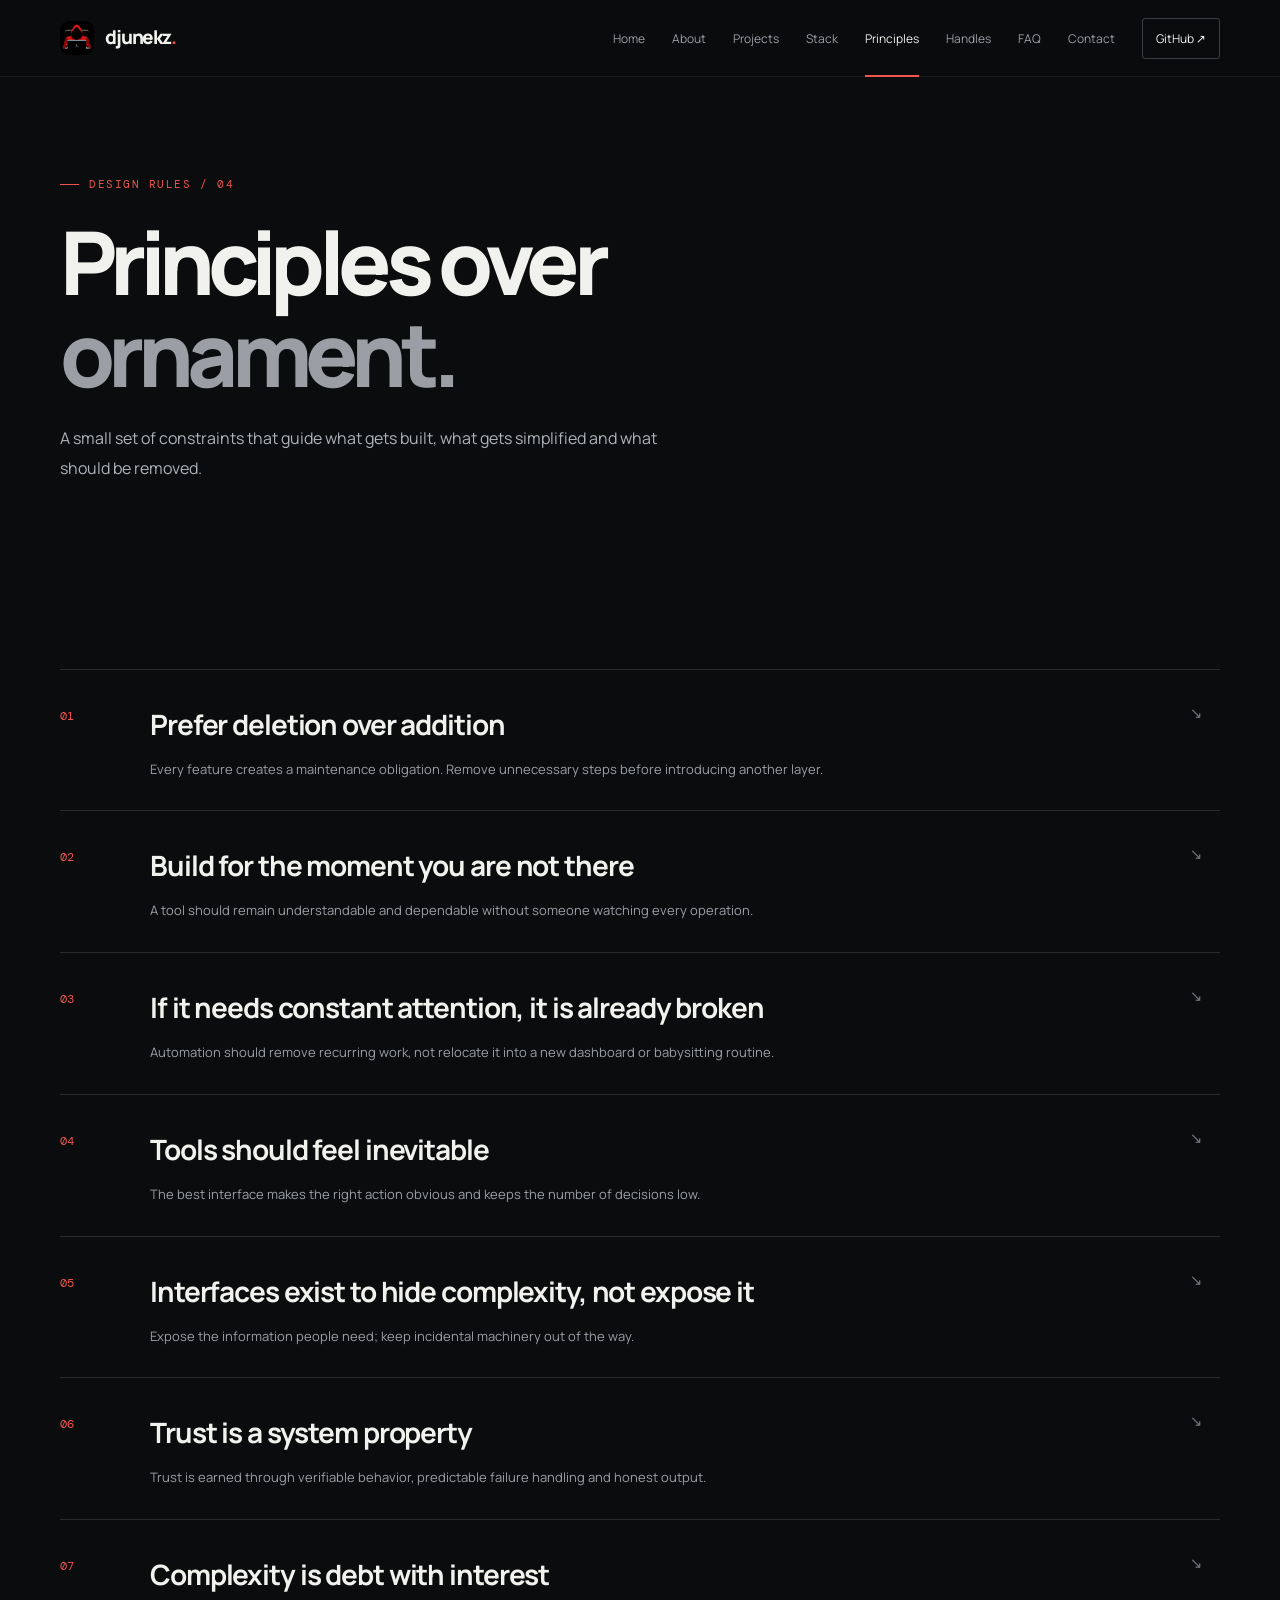
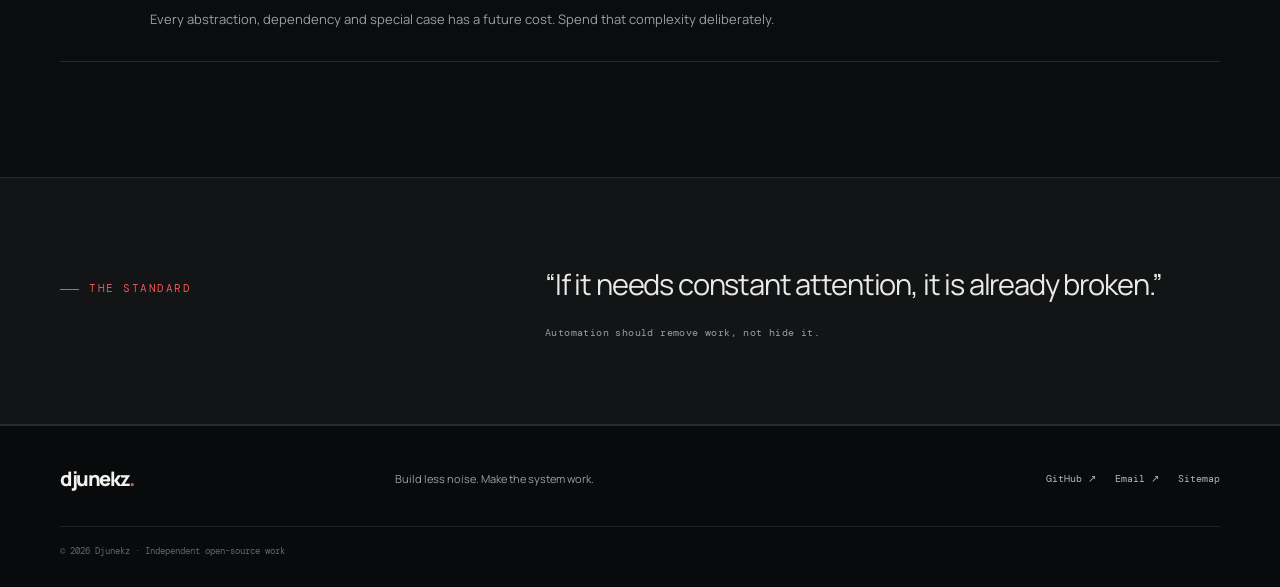
<file: principles.html>
<!doctype html>
<html lang="en"><head><meta charset="utf-8"><meta name="viewport" content="width=device-width, initial-scale=1, viewport-fit=cover"><meta name="color-scheme" content="dark"><meta name="theme-color" content="#0b0c0e"><meta name="author" content="Djunekz"><meta name="google-site-verification" content="L2LF5Ftv92tqqaCWyxE9_-hPjeDS5_4-hMFbNJsKNMc"><meta name="robots" content="index,follow,max-image-preview:large"><title>Principles — How Djunekz Builds Software</title><meta name="description" content="Seven engineering principles behind Djunekz tools: simplicity, automation, failure-oriented design and trust."><link rel="canonical" href="https://djunekz.github.io/principles.html"><link rel="icon" href="/favicon.ico" sizes="any"><link rel="icon" type="image/png" sizes="32x32" href="/assets/favicon-32.png"><link rel="apple-touch-icon" href="/apple-touch-icon.png"><link rel="manifest" href="/site.webmanifest"><meta property="og:type" content="website"><meta property="og:site_name" content="Djunekz"><meta property="og:title" content="Principles — How Djunekz Builds Software"><meta property="og:description" content="Seven engineering principles behind Djunekz tools: simplicity, automation, failure-oriented design and trust."><meta property="og:url" content="https://djunekz.github.io/principles.html"><meta property="og:image" content="https://djunekz.github.io/og-image.png"><meta name="twitter:card" content="summary_large_image"><meta name="twitter:title" content="Principles — How Djunekz Builds Software"><meta name="twitter:description" content="Seven engineering principles behind Djunekz tools: simplicity, automation, failure-oriented design and trust."><meta name="twitter:image" content="https://djunekz.github.io/og-image.png"><script type="application/ld+json">{"@context": "https://schema.org", "@graph": [{"@type": "WebPage", "@id": "https://djunekz.github.io/principles.html#page", "url": "https://djunekz.github.io/principles.html", "name": "Principles — How Djunekz Builds Software", "isPartOf": {"@id": "https://djunekz.github.io/#website"}, "about": {"@id": "https://djunekz.github.io/#person"}}, {"@type": "WebSite", "@id": "https://djunekz.github.io/#website", "url": "https://djunekz.github.io/", "name": "Djunekz", "publisher": {"@id": "https://djunekz.github.io/#person"}}, {"@type": "Person", "@id": "https://djunekz.github.io/#person", "name": "Djunekz", "alternateName": ["RedHat", "mrxXx", "Hmei7", "Anonymous"], "url": "https://djunekz.github.io/", "image": "https://djunekz.github.io/assets/icon-512.png", "jobTitle": "Independent Software Developer", "sameAs": ["https://github.com/djunekz"]}]}</script><link rel="preconnect" href="https://fonts.googleapis.com"><link rel="preconnect" href="https://fonts.gstatic.com" crossorigin><link href="https://fonts.googleapis.com/css2?family=DM+Mono:wght@400;500&family=Manrope:wght@400;500;600;700;800&display=swap" rel="stylesheet"><link rel="stylesheet" href="/assets/style.css"></head><body><a class="skip-link" href="#main">Skip to content</a><header class="site-header"><div class="shell nav-shell"><a class="brand" href="/" aria-label="Djunekz home"><img src="/assets/logo.png" width="34" height="34" alt=""><span>djunekz<span class="brand-dot">.</span></span></a><button class="menu-toggle" type="button" aria-expanded="false" aria-controls="primary-nav" aria-label="Open navigation"><span></span><span></span></button><nav id="primary-nav" class="primary-nav" aria-label="Primary navigation"><a href="/">Home</a><a href="/about.html">About</a><a href="/projects.html">Projects</a><a href="/stack.html">Stack</a><a href="/principles.html" aria-current="page">Principles</a><a href="/handles.html">Handles</a><a href="/faq.html">FAQ</a><a href="/contact.html">Contact</a><a class="nav-github" href="https://github.com/djunekz" target="_blank" rel="noopener">GitHub <span aria-hidden="true">↗</span></a></nav></div></header><main id="main"><section class="page-hero shell"><p class="eyebrow"><span></span>DESIGN RULES / 04</p><h1>Principles over<br><span>ornament.</span></h1><p class="page-intro">A small set of constraints that guide what gets built, what gets simplified and what should be removed.</p></section><section class="section shell"><div class="principle-list"><article><span>01</span><div><h2>Prefer deletion over addition</h2><p>Every feature creates a maintenance obligation. Remove unnecessary steps before introducing another layer.</p></div><b aria-hidden="true">↘</b></article><article><span>02</span><div><h2>Build for the moment you are not there</h2><p>A tool should remain understandable and dependable without someone watching every operation.</p></div><b aria-hidden="true">↘</b></article><article><span>03</span><div><h2>If it needs constant attention, it is already broken</h2><p>Automation should remove recurring work, not relocate it into a new dashboard or babysitting routine.</p></div><b aria-hidden="true">↘</b></article><article><span>04</span><div><h2>Tools should feel inevitable</h2><p>The best interface makes the right action obvious and keeps the number of decisions low.</p></div><b aria-hidden="true">↘</b></article><article><span>05</span><div><h2>Interfaces exist to hide complexity, not expose it</h2><p>Expose the information people need; keep incidental machinery out of the way.</p></div><b aria-hidden="true">↘</b></article><article><span>06</span><div><h2>Trust is a system property</h2><p>Trust is earned through verifiable behavior, predictable failure handling and honest output.</p></div><b aria-hidden="true">↘</b></article><article><span>07</span><div><h2>Complexity is debt with interest</h2><p>Every abstraction, dependency and special case has a future cost. Spend that complexity deliberately.</p></div><b aria-hidden="true">↘</b></article></div></section><section class="principle-feature"><div class="shell principle-layout"><div><p class="eyebrow"><span></span>THE STANDARD</p></div><blockquote>“If it needs constant attention, it is already broken.”<cite>Automation should remove work, not hide it.</cite></blockquote></div></section></main><footer class="site-footer"><div class="shell footer-inner"><a class="footer-brand" href="/">djunekz<span>.</span></a><p>Build less noise. Make the system work.</p><div class="footer-links"><a href="https://github.com/djunekz" target="_blank" rel="noopener">GitHub ↗</a><a href="mailto:gab288.gab288@passinbox.com">Email ↗</a><a href="/sitemap.xml">Sitemap</a></div><small>© 2026 Djunekz · Independent open-source work</small></div></footer><script src="/assets/app.js" defer></script></body></html>
</file>
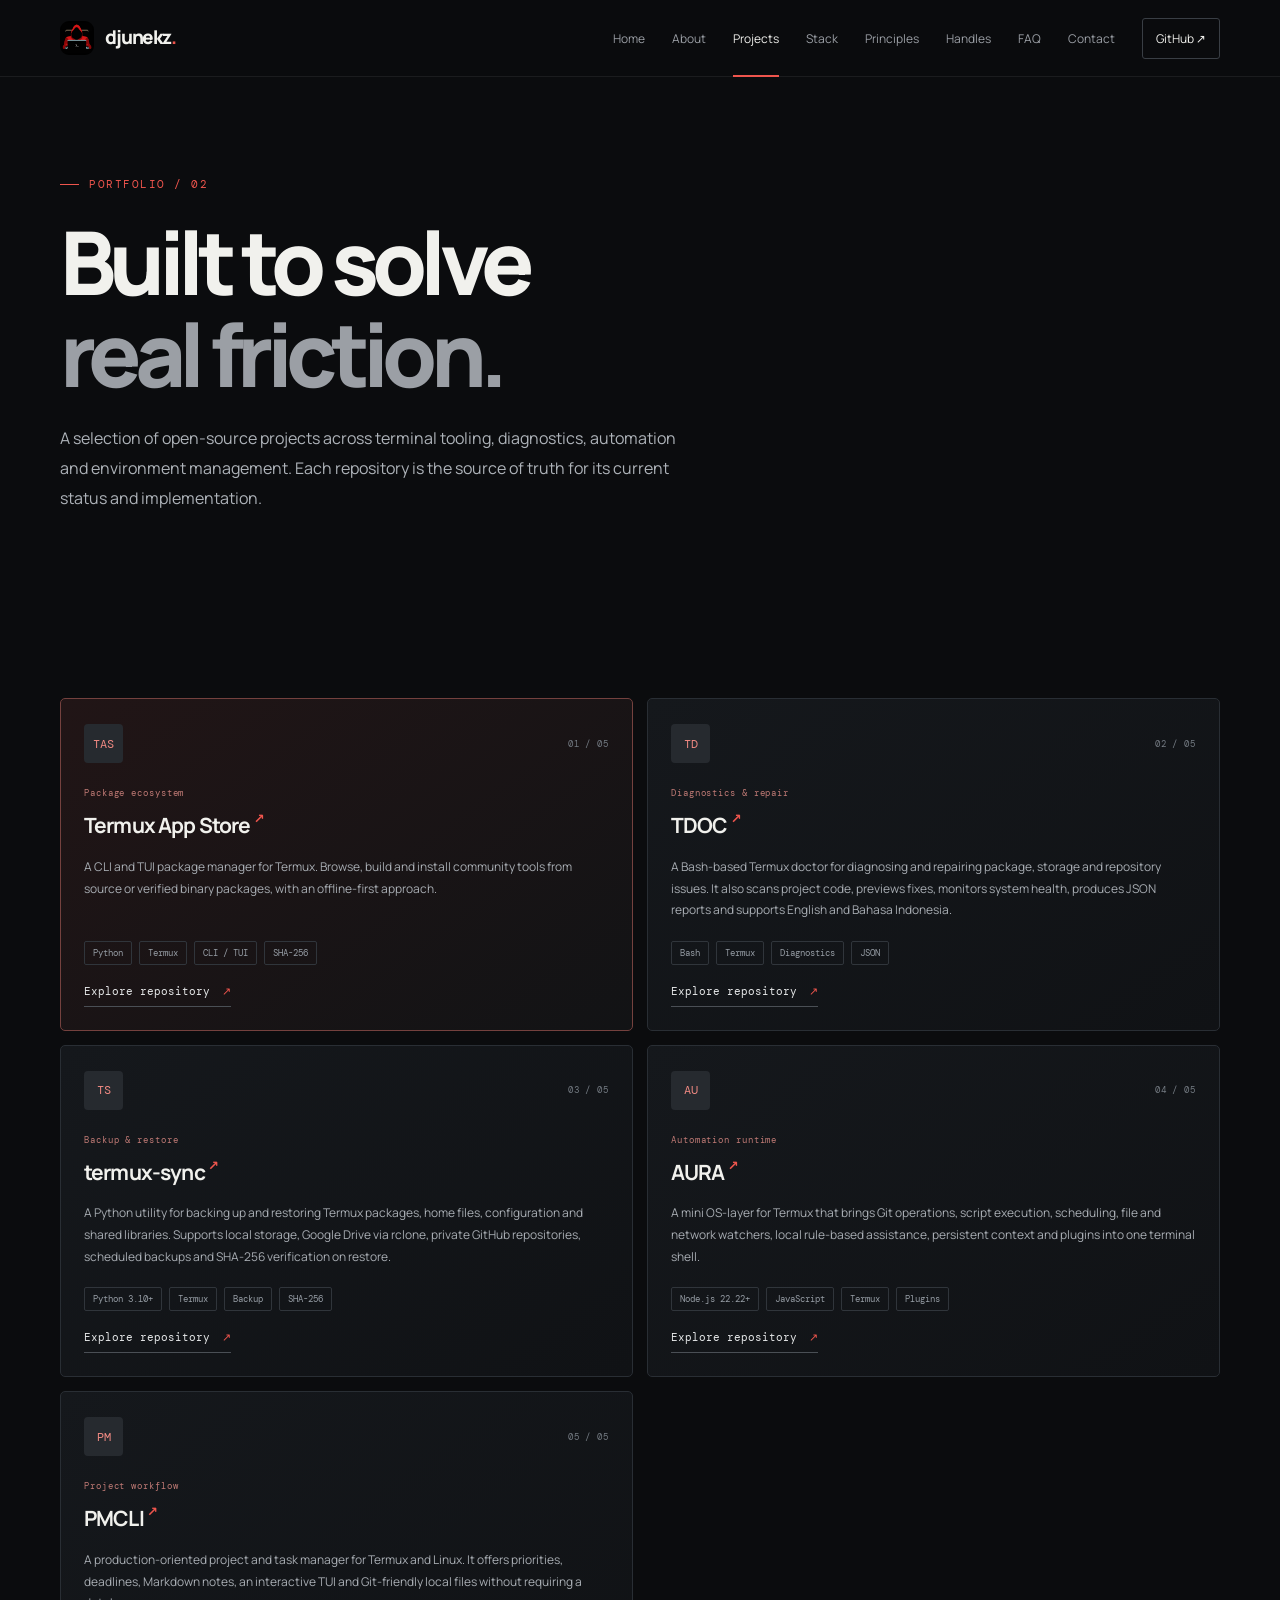
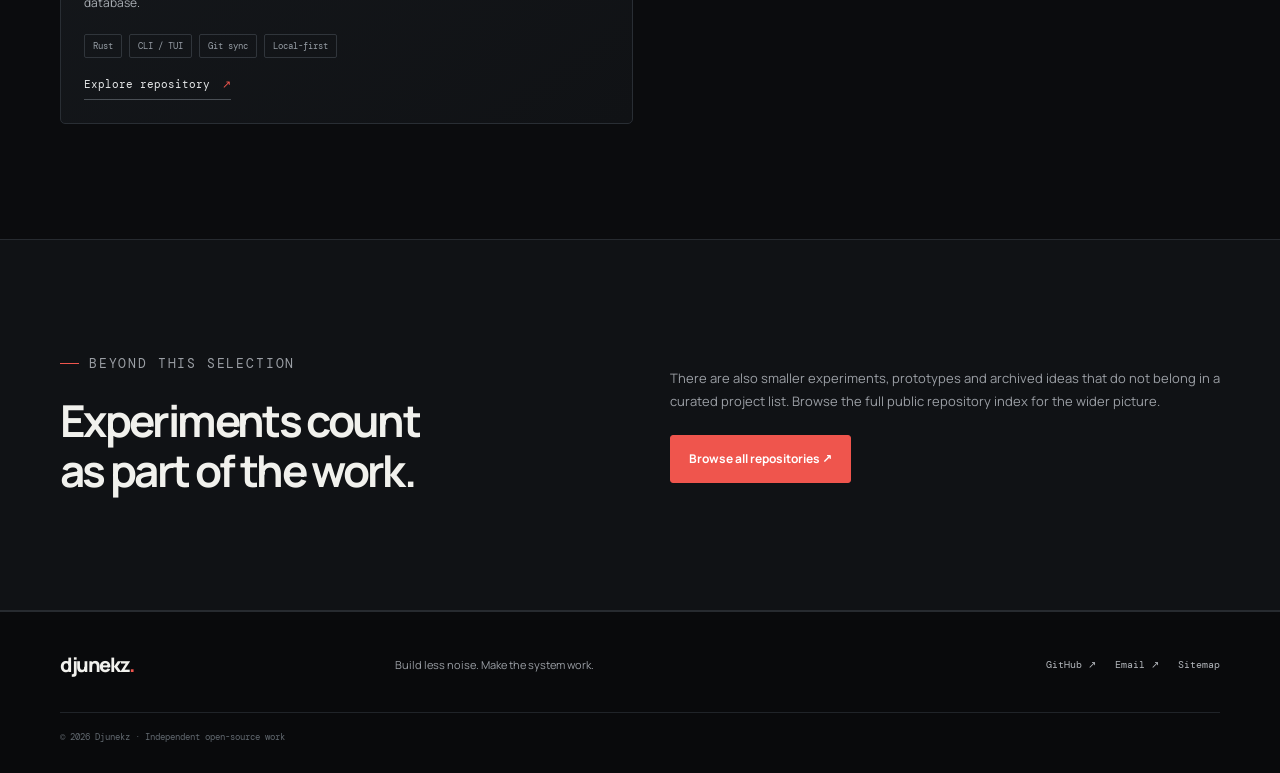
<file: projects.html>
<!doctype html>
<html lang="en"><head><meta charset="utf-8"><meta name="viewport" content="width=device-width, initial-scale=1, viewport-fit=cover"><meta name="color-scheme" content="dark"><meta name="theme-color" content="#0b0c0e"><meta name="author" content="Djunekz"><meta name="google-site-verification" content="L2LF5Ftv92tqqaCWyxE9_-hPjeDS5_4-hMFbNJsKNMc"><meta name="robots" content="index,follow,max-image-preview:large"><title>Projects — Open-source Tools by Djunekz</title><meta name="description" content="Selected open-source projects by Djunekz: Termux App Store, TDOC, termux-sync, AURA and PMCLI."><link rel="canonical" href="https://djunekz.github.io/projects.html"><link rel="icon" href="/favicon.ico" sizes="any"><link rel="icon" type="image/png" sizes="32x32" href="/assets/favicon-32.png"><link rel="apple-touch-icon" href="/apple-touch-icon.png"><link rel="manifest" href="/site.webmanifest"><meta property="og:type" content="website"><meta property="og:site_name" content="Djunekz"><meta property="og:title" content="Projects — Open-source Tools by Djunekz"><meta property="og:description" content="Selected open-source projects by Djunekz: Termux App Store, TDOC, termux-sync, AURA and PMCLI."><meta property="og:url" content="https://djunekz.github.io/projects.html"><meta property="og:image" content="https://djunekz.github.io/og-image.png"><meta name="twitter:card" content="summary_large_image"><meta name="twitter:title" content="Projects — Open-source Tools by Djunekz"><meta name="twitter:description" content="Selected open-source projects by Djunekz: Termux App Store, TDOC, termux-sync, AURA and PMCLI."><meta name="twitter:image" content="https://djunekz.github.io/og-image.png"><script type="application/ld+json">{"@context": "https://schema.org", "@graph": [{"@type": "CollectionPage", "@id": "https://djunekz.github.io/projects.html#page", "url": "https://djunekz.github.io/projects.html", "name": "Projects — Open-source Tools by Djunekz", "isPartOf": {"@id": "https://djunekz.github.io/#website"}, "about": {"@id": "https://djunekz.github.io/#person"}}, {"@type": "WebSite", "@id": "https://djunekz.github.io/#website", "url": "https://djunekz.github.io/", "name": "Djunekz", "publisher": {"@id": "https://djunekz.github.io/#person"}}, {"@type": "Person", "@id": "https://djunekz.github.io/#person", "name": "Djunekz", "alternateName": ["RedHat", "mrxXx", "Hmei7", "Anonymous"], "url": "https://djunekz.github.io/", "image": "https://djunekz.github.io/assets/icon-512.png", "jobTitle": "Independent Software Developer", "sameAs": ["https://github.com/djunekz"]}]}</script><link rel="preconnect" href="https://fonts.googleapis.com"><link rel="preconnect" href="https://fonts.gstatic.com" crossorigin><link href="https://fonts.googleapis.com/css2?family=DM+Mono:wght@400;500&family=Manrope:wght@400;500;600;700;800&display=swap" rel="stylesheet"><link rel="stylesheet" href="/assets/style.css"></head><body><a class="skip-link" href="#main">Skip to content</a><header class="site-header"><div class="shell nav-shell"><a class="brand" href="/" aria-label="Djunekz home"><img src="/assets/logo.png" width="34" height="34" alt=""><span>djunekz<span class="brand-dot">.</span></span></a><button class="menu-toggle" type="button" aria-expanded="false" aria-controls="primary-nav" aria-label="Open navigation"><span></span><span></span></button><nav id="primary-nav" class="primary-nav" aria-label="Primary navigation"><a href="/">Home</a><a href="/about.html">About</a><a href="/projects.html" aria-current="page">Projects</a><a href="/stack.html">Stack</a><a href="/principles.html">Principles</a><a href="/handles.html">Handles</a><a href="/faq.html">FAQ</a><a href="/contact.html">Contact</a><a class="nav-github" href="https://github.com/djunekz" target="_blank" rel="noopener">GitHub <span aria-hidden="true">↗</span></a></nav></div></header><main id="main"><section class="page-hero shell"><p class="eyebrow"><span></span>PORTFOLIO / 02</p><h1>Built to solve<br><span>real friction.</span></h1><p class="page-intro">A selection of open-source projects across terminal tooling, diagnostics, automation and environment management. Each repository is the source of truth for its current status and implementation.</p></section><section class="section shell"><div class="project-grid project-grid-page"><article class="project-card featured"><div class="project-top"><span class="project-mark">TAS</span><span class="project-index">01 / 05</span></div><p class="project-kind">Package ecosystem</p><h3><a href="https://github.com/djunekz/termux-app-store" target="_blank" rel="noopener">Termux App Store <span aria-hidden="true">↗</span></a></h3><p class="project-desc">A CLI and TUI package manager for Termux. Browse, build and install community tools from source or verified binary packages, with an offline-first approach.</p><div class="tag-list"><span>Python</span><span>Termux</span><span>CLI / TUI</span><span>SHA-256</span></div><a class="text-link" href="https://github.com/djunekz/termux-app-store" target="_blank" rel="noopener">Explore repository <span aria-hidden="true">↗</span></a></article><article class="project-card"><div class="project-top"><span class="project-mark">TD</span><span class="project-index">02 / 05</span></div><p class="project-kind">Diagnostics &amp; repair</p><h3><a href="https://github.com/djunekz/tdoc" target="_blank" rel="noopener">TDOC <span aria-hidden="true">↗</span></a></h3><p class="project-desc">A Bash-based Termux doctor for diagnosing and repairing package, storage and repository issues. It also scans project code, previews fixes, monitors system health, produces JSON reports and supports English and Bahasa Indonesia.</p><div class="tag-list"><span>Bash</span><span>Termux</span><span>Diagnostics</span><span>JSON</span></div><a class="text-link" href="https://github.com/djunekz/tdoc" target="_blank" rel="noopener">Explore repository <span aria-hidden="true">↗</span></a></article><article class="project-card"><div class="project-top"><span class="project-mark">TS</span><span class="project-index">03 / 05</span></div><p class="project-kind">Backup &amp; restore</p><h3><a href="https://github.com/djunekz/termux-sync" target="_blank" rel="noopener">termux-sync <span aria-hidden="true">↗</span></a></h3><p class="project-desc">A Python utility for backing up and restoring Termux packages, home files, configuration and shared libraries. Supports local storage, Google Drive via rclone, private GitHub repositories, scheduled backups and SHA-256 verification on restore.</p><div class="tag-list"><span>Python 3.10+</span><span>Termux</span><span>Backup</span><span>SHA-256</span></div><a class="text-link" href="https://github.com/djunekz/termux-sync" target="_blank" rel="noopener">Explore repository <span aria-hidden="true">↗</span></a></article><article class="project-card"><div class="project-top"><span class="project-mark">AU</span><span class="project-index">04 / 05</span></div><p class="project-kind">Automation runtime</p><h3><a href="https://github.com/djunekz/aura" target="_blank" rel="noopener">AURA <span aria-hidden="true">↗</span></a></h3><p class="project-desc">A mini OS-layer for Termux that brings Git operations, script execution, scheduling, file and network watchers, local rule-based assistance, persistent context and plugins into one terminal shell.</p><div class="tag-list"><span>Node.js 22.22+</span><span>JavaScript</span><span>Termux</span><span>Plugins</span></div><a class="text-link" href="https://github.com/djunekz/aura" target="_blank" rel="noopener">Explore repository <span aria-hidden="true">↗</span></a></article><article class="project-card"><div class="project-top"><span class="project-mark">PM</span><span class="project-index">05 / 05</span></div><p class="project-kind">Project workflow</p><h3><a href="https://github.com/djunekz/pmcli" target="_blank" rel="noopener">PMCLI <span aria-hidden="true">↗</span></a></h3><p class="project-desc">A production-oriented project and task manager for Termux and Linux. It offers priorities, deadlines, Markdown notes, an interactive TUI and Git-friendly local files without requiring a database.</p><div class="tag-list"><span>Rust</span><span>CLI / TUI</span><span>Git sync</span><span>Local-first</span></div><a class="text-link" href="https://github.com/djunekz/pmcli" target="_blank" rel="noopener">Explore repository <span aria-hidden="true">↗</span></a></article></div></section><section class="section section-muted"><div class="shell repo-note"><div><p class="eyebrow"><span></span>BEYOND THIS SELECTION</p><h2>Experiments count<br><span>as part of the work.</span></h2></div><div><p>There are also smaller experiments, prototypes and archived ideas that do not belong in a curated project list. Browse the full public repository index for the wider picture.</p><a class="button button-primary" href="https://github.com/djunekz?tab=repositories" target="_blank" rel="noopener">Browse all repositories ↗</a></div></div></section></main><footer class="site-footer"><div class="shell footer-inner"><a class="footer-brand" href="/">djunekz<span>.</span></a><p>Build less noise. Make the system work.</p><div class="footer-links"><a href="https://github.com/djunekz" target="_blank" rel="noopener">GitHub ↗</a><a href="mailto:gab288.gab288@passinbox.com">Email ↗</a><a href="/sitemap.xml">Sitemap</a></div><small>© 2026 Djunekz · Independent open-source work</small></div></footer><script src="/assets/app.js" defer></script></body></html>
</file>
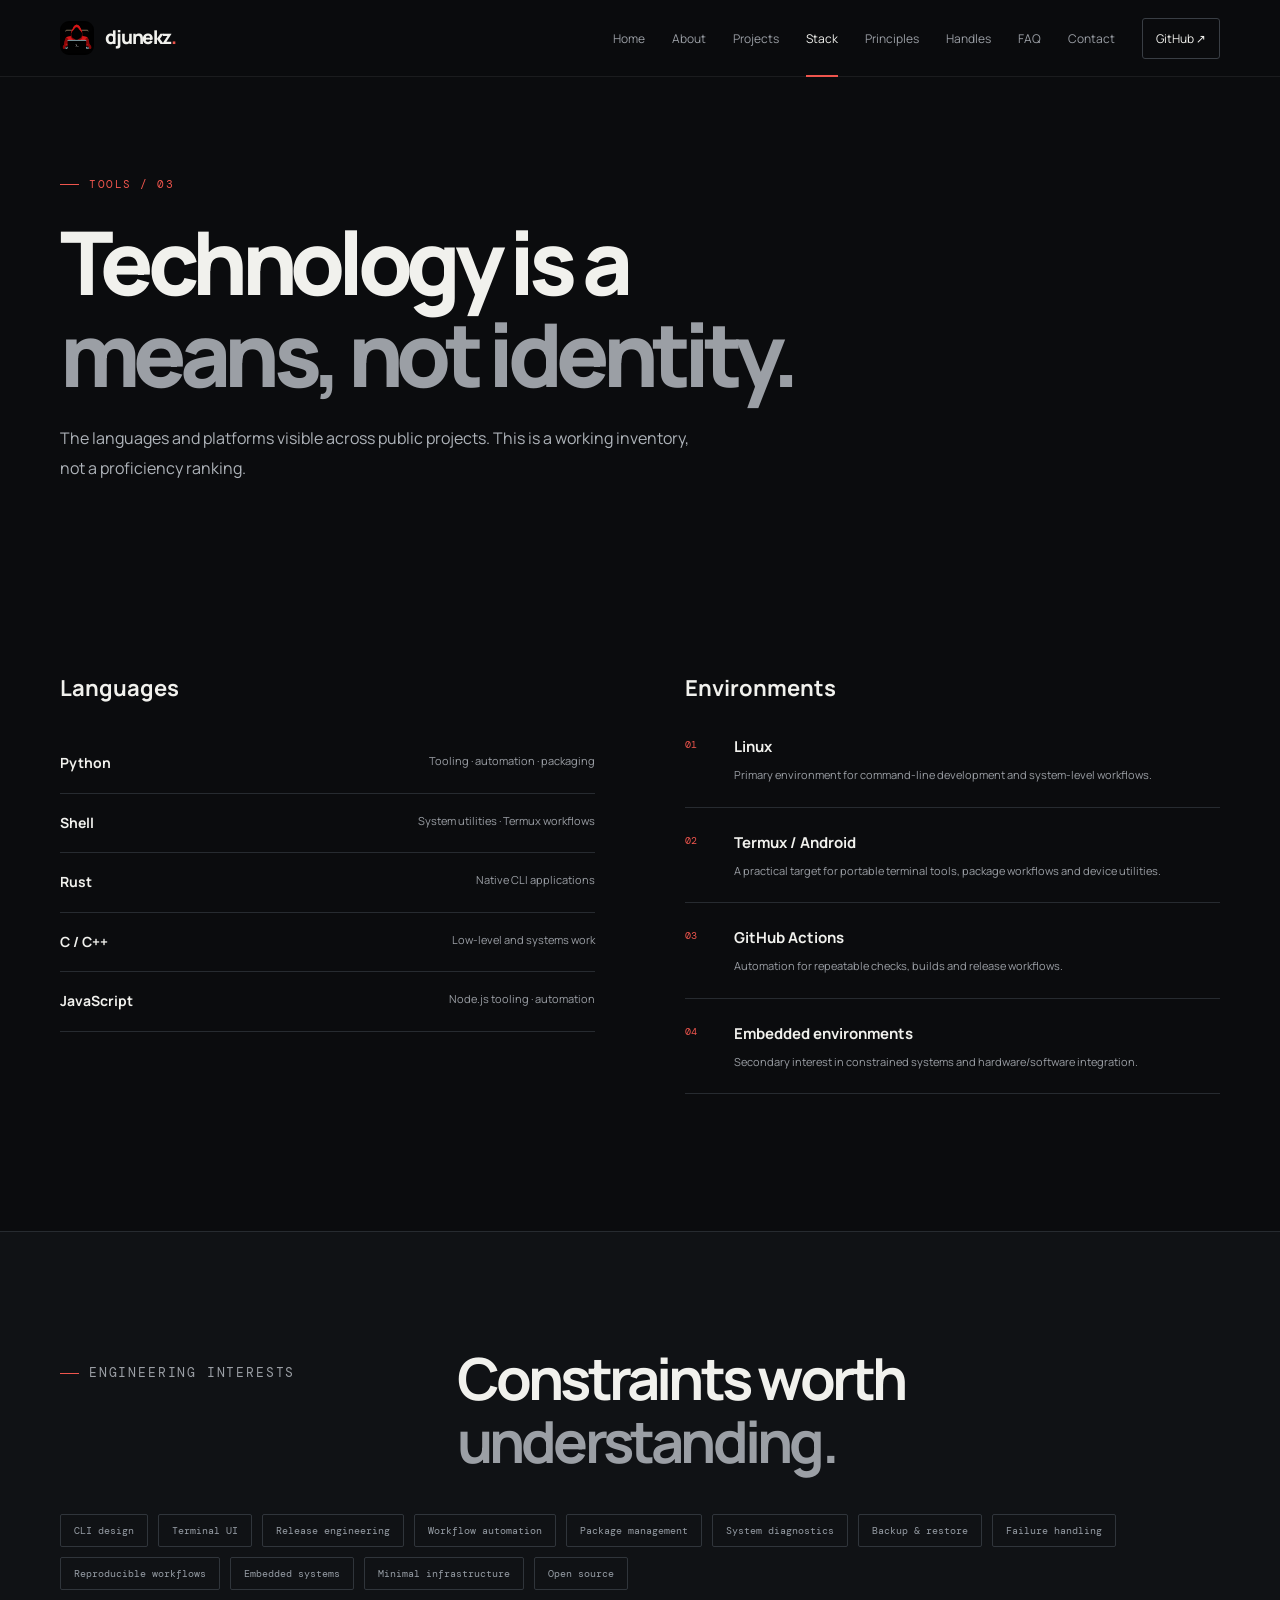
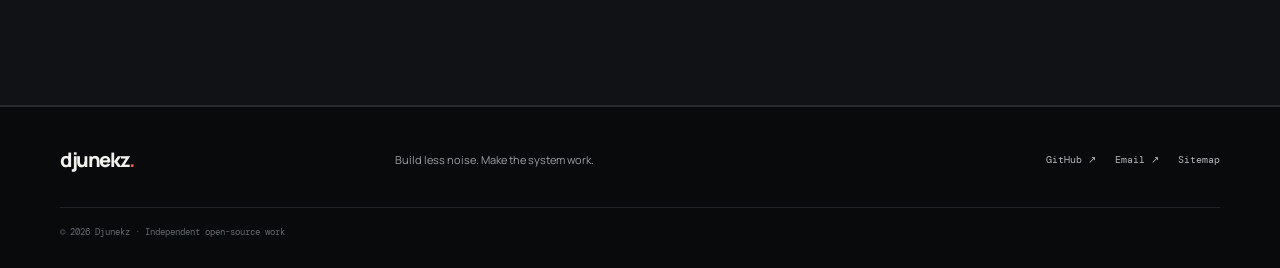
<file: stack.html>
<!doctype html>
<html lang="en"><head><meta charset="utf-8"><meta name="viewport" content="width=device-width, initial-scale=1, viewport-fit=cover"><meta name="color-scheme" content="dark"><meta name="theme-color" content="#0b0c0e"><meta name="author" content="Djunekz"><meta name="google-site-verification" content="L2LF5Ftv92tqqaCWyxE9_-hPjeDS5_4-hMFbNJsKNMc"><meta name="robots" content="index,follow,max-image-preview:large"><title>Stack — Languages &amp; Platforms | Djunekz</title><meta name="description" content="Languages, platforms and engineering domains represented in Djunekz public software projects."><link rel="canonical" href="https://djunekz.github.io/stack.html"><link rel="icon" href="/favicon.ico" sizes="any"><link rel="icon" type="image/png" sizes="32x32" href="/assets/favicon-32.png"><link rel="apple-touch-icon" href="/apple-touch-icon.png"><link rel="manifest" href="/site.webmanifest"><meta property="og:type" content="website"><meta property="og:site_name" content="Djunekz"><meta property="og:title" content="Stack — Languages &amp; Platforms | Djunekz"><meta property="og:description" content="Languages, platforms and engineering domains represented in Djunekz public software projects."><meta property="og:url" content="https://djunekz.github.io/stack.html"><meta property="og:image" content="https://djunekz.github.io/og-image.png"><meta name="twitter:card" content="summary_large_image"><meta name="twitter:title" content="Stack — Languages &amp; Platforms | Djunekz"><meta name="twitter:description" content="Languages, platforms and engineering domains represented in Djunekz public software projects."><meta name="twitter:image" content="https://djunekz.github.io/og-image.png"><script type="application/ld+json">{"@context": "https://schema.org", "@graph": [{"@type": "WebPage", "@id": "https://djunekz.github.io/stack.html#page", "url": "https://djunekz.github.io/stack.html", "name": "Stack — Languages & Platforms | Djunekz", "isPartOf": {"@id": "https://djunekz.github.io/#website"}, "about": {"@id": "https://djunekz.github.io/#person"}}, {"@type": "WebSite", "@id": "https://djunekz.github.io/#website", "url": "https://djunekz.github.io/", "name": "Djunekz", "publisher": {"@id": "https://djunekz.github.io/#person"}}, {"@type": "Person", "@id": "https://djunekz.github.io/#person", "name": "Djunekz", "alternateName": ["RedHat", "mrxXx", "Hmei7", "Anonymous"], "url": "https://djunekz.github.io/", "image": "https://djunekz.github.io/assets/icon-512.png", "jobTitle": "Independent Software Developer", "sameAs": ["https://github.com/djunekz"]}]}</script><link rel="preconnect" href="https://fonts.googleapis.com"><link rel="preconnect" href="https://fonts.gstatic.com" crossorigin><link href="https://fonts.googleapis.com/css2?family=DM+Mono:wght@400;500&family=Manrope:wght@400;500;600;700;800&display=swap" rel="stylesheet"><link rel="stylesheet" href="/assets/style.css"></head><body><a class="skip-link" href="#main">Skip to content</a><header class="site-header"><div class="shell nav-shell"><a class="brand" href="/" aria-label="Djunekz home"><img src="/assets/logo.png" width="34" height="34" alt=""><span>djunekz<span class="brand-dot">.</span></span></a><button class="menu-toggle" type="button" aria-expanded="false" aria-controls="primary-nav" aria-label="Open navigation"><span></span><span></span></button><nav id="primary-nav" class="primary-nav" aria-label="Primary navigation"><a href="/">Home</a><a href="/about.html">About</a><a href="/projects.html">Projects</a><a href="/stack.html" aria-current="page">Stack</a><a href="/principles.html">Principles</a><a href="/handles.html">Handles</a><a href="/faq.html">FAQ</a><a href="/contact.html">Contact</a><a class="nav-github" href="https://github.com/djunekz" target="_blank" rel="noopener">GitHub <span aria-hidden="true">↗</span></a></nav></div></header><main id="main"><section class="page-hero shell"><p class="eyebrow"><span></span>TOOLS / 03</p><h1>Technology is a<br><span>means, not identity.</span></h1><p class="page-intro">The languages and platforms visible across public projects. This is a working inventory, not a proficiency ranking.</p></section><section class="section shell"><div class="stack-layout"><div><h2>Languages</h2><div class="stack-list"><div><b>Python</b><span>Tooling · automation · packaging</span></div><div><b>Shell</b><span>System utilities · Termux workflows</span></div><div><b>Rust</b><span>Native CLI applications</span></div><div><b>C / C++</b><span>Low-level and systems work</span></div><div><b>JavaScript</b><span>Node.js tooling · automation</span></div></div></div><div><h2>Environments</h2><div class="environment-list"><article><span>01</span><div><h3>Linux</h3><p>Primary environment for command-line development and system-level workflows.</p></div></article><article><span>02</span><div><h3>Termux / Android</h3><p>A practical target for portable terminal tools, package workflows and device utilities.</p></div></article><article><span>03</span><div><h3>GitHub Actions</h3><p>Automation for repeatable checks, builds and release workflows.</p></div></article><article><span>04</span><div><h3>Embedded environments</h3><p>Secondary interest in constrained systems and hardware/software integration.</p></div></article></div></div></div></section><section class="section section-muted"><div class="shell"><div class="section-heading"><p class="eyebrow"><span></span>ENGINEERING INTERESTS</p><div><h2>Constraints worth<br><span>understanding.</span></h2></div></div><div class="tag-cloud"><span>CLI design</span><span>Terminal UI</span><span>Release engineering</span><span>Workflow automation</span><span>Package management</span><span>System diagnostics</span><span>Backup & restore</span><span>Failure handling</span><span>Reproducible workflows</span><span>Embedded systems</span><span>Minimal infrastructure</span><span>Open source</span></div></div></section></main><footer class="site-footer"><div class="shell footer-inner"><a class="footer-brand" href="/">djunekz<span>.</span></a><p>Build less noise. Make the system work.</p><div class="footer-links"><a href="https://github.com/djunekz" target="_blank" rel="noopener">GitHub ↗</a><a href="mailto:gab288.gab288@passinbox.com">Email ↗</a><a href="/sitemap.xml">Sitemap</a></div><small>© 2026 Djunekz · Independent open-source work</small></div></footer><script src="/assets/app.js" defer></script></body></html>
</file>
<file: assets/style.css>
:root{--bg:#0b0c0e;--panel:#111316;--panel2:#15181c;--fg:#f1f1ed;--muted:#9b9fa5;--dim:#656b73;--line:#272b30;--accent:#ef554d;--accent-soft:#3b1c1b;--mono:"DM Mono",ui-monospace,monospace;--sans:"Manrope",system-ui,sans-serif;--shell:1160px}*{box-sizing:border-box}html{scroll-behavior:smooth;scroll-padding-top:90px}body{margin:0;background:var(--bg);color:var(--fg);font:400 15px/1.75 var(--sans);-webkit-font-smoothing:antialiased}body::before{content:"";position:fixed;inset:0;pointer-events:none;opacity:.16;z-index:-1;background-image:linear-gradient(rgba(255,255,255,.025) 1px,transparent 1px),linear-gradient(90deg,rgba(255,255,255,.025) 1px,transparent 1px);background-size:64px 64px}a{color:inherit;text-decoration:none}a:hover{color:#fff}button{font:inherit}.shell{width:min(var(--shell),calc(100% - 48px));margin-inline:auto}.skip-link{position:absolute;left:12px;top:-60px;background:var(--accent);color:white;padding:10px 14px;z-index:100}.skip-link:focus{top:12px}:focus-visible{outline:2px solid var(--accent);outline-offset:4px}.site-header{position:sticky;top:0;z-index:50;background:rgba(11,12,14,.88);backdrop-filter:blur(18px);border-bottom:1px solid rgba(255,255,255,.07)}.nav-shell{height:76px;display:flex;align-items:center;justify-content:space-between}.brand{display:flex;align-items:center;gap:11px;font-size:19px;font-weight:800;letter-spacing:-.06em}.brand img{border-radius:9px}.brand-dot,.footer-brand span{color:var(--accent)}.primary-nav{display:flex;align-items:center;gap:27px;font-size:12px;color:var(--muted)}.primary-nav a{transition:color .2s}.primary-nav a:hover,.primary-nav a[aria-current=page]{color:var(--fg)}.primary-nav a[aria-current=page]{position:relative}.primary-nav a[aria-current=page]:after{content:"";position:absolute;left:0;right:0;bottom:-28px;height:2px;background:var(--accent)}.primary-nav .nav-github{color:var(--fg);border:1px solid #393e44;padding:9px 13px;border-radius:3px}.menu-toggle{display:none;background:none;border:0;color:white}.hero{min-height:640px;display:grid;grid-template-columns:1.08fr .92fr;align-items:center;gap:50px;padding-top:90px;padding-bottom:90px}.eyebrow{font:11px/1.4 var(--mono);letter-spacing:.14em;color:var(--accent);display:flex;align-items:center;gap:10px;margin:0 0 24px}.eyebrow span{width:19px;height:1px;background:var(--accent);display:inline-block}.hero h1,.page-hero h1{font-size:clamp(48px,7vw,88px);line-height:1.04;letter-spacing:-.075em;font-weight:800;margin:0}.hero h1 span,.page-hero h1 span,.section-heading h2 span,.principle-feature h2 span,.about-strip h2 span,.cta-inner h2 span{color:var(--muted)}.hero-lead{font-size:17px;line-height:1.8;color:#b4b8bd;max-width:590px;margin:26px 0 30px}.hero-actions{display:flex;flex-wrap:wrap;gap:12px}.button{min-height:48px;display:inline-flex;align-items:center;justify-content:center;gap:18px;padding:0 18px;border:1px solid #41464d;border-radius:3px;font-size:12px;font-weight:700;transition:transform .2s,border-color .2s,background .2s}.button:hover{transform:translateY(-2px);border-color:#858b93}.button-primary{background:var(--accent);border-color:var(--accent);color:#fff}.button-primary:hover{background:#ff675f;border-color:#ff675f}.button-quiet{color:var(--fg)}.hero-meta{display:flex;gap:24px;flex-wrap:wrap;margin-top:48px;color:var(--dim);font:10px var(--mono);letter-spacing:.05em}.hero-meta span{display:flex;align-items:center;gap:9px}.status-dot{width:7px;height:7px;border-radius:50%;background:#8ac6a0;box-shadow:0 0 12px #8ac6a066}.hero-visual{min-height:390px;position:relative;display:grid;place-items:center}.visual-glow{position:absolute;width:330px;height:330px;background:radial-gradient(circle,rgba(239,85,77,.18),transparent 68%);filter:blur(18px)}.terminal-card{position:relative;width:min(100%,440px);background:#101215;border:1px solid #34383e;border-radius:8px;box-shadow:0 35px 90px #0009;transform:rotate(1.5deg)}.terminal-head{height:43px;border-bottom:1px solid #2a2e33;display:flex;align-items:center;justify-content:space-between;padding:0 15px;color:#7e858e;font:10px var(--mono)}.window-dots{display:flex;gap:5px}.window-dots i{width:7px;height:7px;border-radius:50%;background:#555b63}.window-dots i:first-child{background:#ed665d}.window-dots i:nth-child(2){background:#d9ae55}.window-dots i:nth-child(3){background:#6eae7a}.terminal-live{color:#8fc99b;font-size:9px}.terminal-body{padding:28px 25px 20px;font:12px/1.9 var(--mono);color:#d9dce0}.terminal-body p{margin:0 0 6px}.terminal-body b{color:var(--accent);margin-right:9px}.terminal-muted{color:#6b727a}.terminal-output{padding-left:19px;color:#9da5ae}.terminal-accent{color:#f18c84}.terminal-rule{height:1px;background:#282d33;margin:24px 0 13px}.terminal-bottom{display:flex;justify-content:space-between;color:#747b83;font:9px var(--mono);letter-spacing:.09em}.orbit{position:absolute;border:1px solid #5a302e;background:#171012;color:#e98b84;padding:8px 12px;border-radius:3px;font:9px var(--mono);letter-spacing:.1em}.orbit-one{top:44px;right:-4px}.orbit-two{bottom:39px;left:-14px}.signal-band{border-block:1px solid var(--line);background:#0e1012}.signal-grid{display:grid;grid-template-columns:repeat(4,1fr)}.signal-grid div{padding:22px 18px;border-right:1px solid var(--line);display:flex;gap:14px;align-items:center}.signal-grid div:first-child{padding-left:0}.signal-grid div:last-child{border:0}.signal-grid strong{font:10px var(--mono);color:var(--accent)}.signal-grid span{font-size:11px;color:#c0c3c7}.section{padding-top:115px;padding-bottom:115px}.section-heading{display:grid;grid-template-columns:1fr 2fr auto;gap:30px;align-items:end;margin-bottom:42px}.section-heading .eyebrow{align-self:start}.section-heading h2,.principle-feature h2,.about-strip h2,.cta-inner h2{font-size:clamp(36px,5vw,58px);line-height:1.08;letter-spacing:-.065em;margin:0}.section-heading p{max-width:490px;color:var(--muted);font-size:13px;margin:17px 0 0}.text-link{font:11px var(--mono);color:#e5e7e8;display:inline-flex;align-items:center;gap:12px;border-bottom:1px solid #4a4f55;padding-bottom:8px}.text-link span{color:var(--accent)}.heading-link{margin-bottom:5px}.project-grid{display:grid;grid-template-columns:repeat(3,1fr);gap:14px}.project-card{position:relative;min-height:330px;padding:25px 23px 23px;background:linear-gradient(145deg,#15181c,#101215);border:1px solid #292e34;border-radius:5px;display:flex;flex-direction:column;transition:transform .25s,border-color .25s}.project-card:hover{transform:translateY(-4px);border-color:#6c3b39}.project-card.featured{border-color:#74413e;background:linear-gradient(145deg,#211516,#121315)}.project-top{display:flex;justify-content:space-between;align-items:center}.project-mark{width:39px;height:39px;display:grid;place-items:center;background:#262a2f;color:#f18a83;border-radius:4px;font:12px var(--mono)}.project-index,.project-kind{font:9px var(--mono);color:#747b83;letter-spacing:.1em}.project-kind{margin:24px 0 8px;color:#c07a75}.project-card h3{font-size:21px;letter-spacing:-.04em;margin:0 0 12px}.project-card h3 a span{font-size:13px;color:var(--accent);vertical-align:top}.project-desc{color:#a8adb3;font-size:12px;line-height:1.8;margin:0 0 20px}.tag-list,.tag-cloud{display:flex;flex-wrap:wrap;gap:7px}.tag-list{margin-top:auto;padding-bottom:19px}.tag-list span,.tag-cloud span{border:1px solid #30353b;padding:5px 8px;border-radius:2px;color:#969da5;font:9px var(--mono)}.project-card .text-link{align-self:flex-start}.principle-feature{background:#121416;border-block:1px solid var(--line);padding:85px 0}.principle-layout{display:grid;grid-template-columns:1fr 1.5fr;gap:35px;align-items:center}.principle-feature h2{font-size:clamp(34px,4vw,50px)}.principle-feature blockquote{margin:0;font-size:clamp(20px,2.6vw,29px);line-height:1.5;letter-spacing:-.04em;color:#e9e9e5}.principle-feature cite{display:block;font:10px var(--mono);font-style:normal;color:var(--muted);margin-top:20px;letter-spacing:.04em}.principle-layout>.text-link{grid-column:2;justify-self:start}.about-strip{display:grid;grid-template-columns:1fr 1fr;gap:60px;align-items:center}.about-strip p{color:var(--muted);font-size:14px;line-height:1.9;margin:0 0 24px}.contact-cta{background:var(--accent-soft);border-block:1px solid #512a28;padding:85px 0}.cta-inner{display:grid;grid-template-columns:1fr 1fr;align-items:end}.cta-inner .eyebrow{grid-column:1/-1}.cta-inner h2{font-size:clamp(42px,6vw,68px)}.cta-inner>div{justify-self:end}.page-hero{padding-top:100px;padding-bottom:70px}.page-hero h1{font-size:clamp(52px,8vw,88px)}.page-intro{max-width:640px;color:#aeb3b9;font-size:16px;line-height:1.85;margin:25px 0 0}.two-col{display:grid;grid-template-columns:1fr 1.25fr;gap:80px;border-top:1px solid var(--line)}.two-col h2,.repo-note h2{font-size:clamp(30px,4vw,44px);line-height:1.14;letter-spacing:-.06em;margin:0}.prose p{color:#aeb3b9;margin:0 0 20px;font-size:14px}.prose strong{color:var(--fg)}.section-muted{background:#101215;border-block:1px solid var(--line)}.domain-grid{display:grid;grid-template-columns:repeat(4,1fr);gap:12px;margin-top:36px}.domain-grid article{padding:23px 19px;background:#15181c;border:1px solid #2a2e34;min-height:190px}.domain-grid article>span,.identity-main>span,.alias-list>span,.contact-card>span{font:9px var(--mono);letter-spacing:.12em;color:var(--accent)}.domain-grid h3{font-size:17px;margin:23px 0 10px}.domain-grid p{font-size:11px;color:var(--muted);line-height:1.8;margin:0}.numbered{list-style:none;padding:0;margin:0;counter-reset:step}.numbered li{counter-increment:step;display:grid;grid-template-columns:35px 1fr;gap:12px;margin-bottom:24px}.numbered li:before{content:"0" counter(step);font:10px var(--mono);color:var(--accent);padding-top:4px}.numbered b{display:block;font-size:14px}.numbered span{display:block;color:var(--muted);font-size:12px;margin-top:4px}.project-grid-page{grid-template-columns:repeat(2,1fr)}.project-grid-page .project-card{min-height:315px}.repo-note{display:grid;grid-template-columns:1fr 1fr;gap:60px;align-items:center}.repo-note p{font-size:13px;color:var(--muted);margin:0 0 22px}.stack-layout{display:grid;grid-template-columns:1fr 1fr;gap:90px}.stack-layout h2{font-size:22px;margin:0 0 27px}.stack-list>div{display:flex;justify-content:space-between;gap:20px;padding:17px 0;border-bottom:1px solid var(--line)}.stack-list b{font-size:14px}.stack-list span{font-size:11px;color:var(--muted);text-align:right}.environment-list article{display:grid;grid-template-columns:35px 1fr;gap:14px;padding:0 0 22px;margin-bottom:22px;border-bottom:1px solid var(--line)}.environment-list article>span{font:10px var(--mono);color:var(--accent);padding-top:4px}.environment-list h3{font-size:15px;margin:0 0 5px}.environment-list p{font-size:11px;color:var(--muted);margin:0}.tag-cloud{margin-top:28px;gap:10px}.tag-cloud span{padding:9px 13px;font-size:10px}.principle-list{border-top:1px solid var(--line)}.principle-list article{display:grid;grid-template-columns:70px 1fr 30px;gap:20px;align-items:start;padding:30px 0;border-bottom:1px solid var(--line)}.principle-list article>span{font:12px var(--mono);color:var(--accent);padding-top:8px}.principle-list h2{font-size:clamp(20px,3vw,28px);letter-spacing:-.04em;margin:0 0 9px}.principle-list p{font-size:13px;color:var(--muted);margin:0;max-width:700px}.principle-list article>b{color:#6e747b;font-weight:400}.identity-card{display:grid;grid-template-columns:1fr 1fr;border:1px solid #30353b;background:linear-gradient(135deg,#171a1e,#111316);border-radius:5px}.identity-main{padding:45px;border-right:1px solid #30353b}.identity-main h2{font-size:clamp(44px,7vw,72px);letter-spacing:-.08em;margin:25px 0 10px}.identity-main a{font:11px var(--mono);color:#d9a09c}.alias-list{padding:45px;display:grid;grid-template-columns:1fr 1fr;gap:12px;align-content:center}.alias-list>span{grid-column:1/-1;margin-bottom:12px}.alias-list div{padding:12px;border:1px solid #343940;color:#c5c8cb;font:12px var(--mono)}.quiet-note{font-size:12px;color:var(--muted);max-width:700px;margin-top:22px}.faq-list{max-width:850px}.faq-list details{border-top:1px solid var(--line);padding:23px 0}.faq-list details:last-child{border-bottom:1px solid var(--line)}.faq-list summary{cursor:pointer;list-style:none;display:flex;justify-content:space-between;gap:20px;font-size:16px;font-weight:700}.faq-list summary::-webkit-details-marker{display:none}.faq-list summary span{font:20px var(--mono);color:var(--accent);transition:transform .2s}.faq-list details[open] summary span{transform:rotate(45deg)}.faq-list details p{color:var(--muted);font-size:13px;max-width:720px;margin:17px 0 0}.contact-grid{display:grid;grid-template-columns:1fr 1fr;gap:15px}.contact-card{display:flex;flex-direction:column;min-height:270px;padding:30px;background:#14171a;border:1px solid #2e3339;transition:border-color .2s,transform .2s}.contact-card:hover{border-color:#78433f;transform:translateY(-3px)}.contact-card h2{font-size:32px;margin:30px 0 8px}.contact-card p{color:var(--muted);font-size:12px;margin:0 0 25px}.contact-card b{font:11px var(--mono);color:#e28c85;margin-top:auto}.not-found{min-height:65vh}.site-footer{border-top:1px solid var(--line);background:#090a0c}.footer-inner{padding-top:35px;padding-bottom:30px;display:grid;grid-template-columns:1fr 2fr auto;align-items:center;gap:18px}.footer-brand{font-size:20px;font-weight:800;letter-spacing:-.07em}.footer-inner p{font-size:11px;color:var(--muted);margin:0}.footer-links{display:flex;gap:19px;font:10px var(--mono);color:#b3b7bc}.footer-inner small{grid-column:1/-1;color:#626970;font:9px var(--mono);padding-top:18px;border-top:1px solid #202429;margin-top:12px}@media(max-width:900px){.primary-nav{gap:17px}.hero{gap:25px}.project-grid{grid-template-columns:repeat(2,1fr)}.domain-grid{grid-template-columns:repeat(2,1fr)}.section-heading{grid-template-columns:1fr 2fr}.heading-link{grid-column:2}.signal-grid div{padding-inline:10px}.signal-grid span{font-size:10px}}@media(max-width:700px){.shell{width:min(var(--shell),calc(100% - 36px))}.nav-shell{height:66px}.menu-toggle{display:flex;width:42px;height:42px;flex-direction:column;justify-content:center;gap:6px;align-items:center;border:1px solid #343940;border-radius:3px}.menu-toggle span{width:17px;height:1px;background:#f1f1ed}.primary-nav{display:none;position:absolute;top:65px;left:0;right:0;padding:20px 22px 24px;background:#101215;border-bottom:1px solid #333;flex-direction:column;align-items:stretch;gap:0}.primary-nav.is-open{display:flex}.primary-nav a{padding:12px 0;border-bottom:1px solid #24292e}.primary-nav a[aria-current=page]:after{display:none}.primary-nav .nav-github{margin-top:12px;text-align:center}.hero{grid-template-columns:1fr;padding-top:70px;padding-bottom:65px;gap:20px}.hero h1{font-size:clamp(49px,12vw,76px)}.hero-visual{min-height:330px;margin-top:8px}.terminal-card{max-width:390px}.orbit-one{right:0}.orbit-two{left:0}.hero-meta{margin-top:32px;gap:14px}.signal-grid{grid-template-columns:1fr 1fr}.signal-grid div{padding:16px 8px;border-bottom:1px solid var(--line)}.signal-grid div:first-child{padding-left:8px}.signal-grid div:nth-child(2){border-right:0}.signal-grid div:nth-child(3),.signal-grid div:nth-child(4){border-bottom:0}.section{padding-top:78px;padding-bottom:78px}.section-heading{grid-template-columns:1fr;gap:10px}.section-heading .eyebrow{margin-bottom:6px}.heading-link{grid-column:1;justify-self:start;margin-top:8px}.project-grid,.project-grid-page{grid-template-columns:1fr}.project-card{min-height:285px}.principle-layout{grid-template-columns:1fr;gap:25px}.principle-layout>.text-link{grid-column:1}.about-strip,.two-col,.repo-note,.stack-layout{grid-template-columns:1fr;gap:28px}.principle-feature{padding:65px 0}.about-strip{padding-top:75px;padding-bottom:75px}.cta-inner{grid-template-columns:1fr;gap:24px}.cta-inner .eyebrow{grid-column:1}.cta-inner>div{justify-self:start}.page-hero{padding-top:75px;padding-bottom:45px}.page-hero h1{font-size:clamp(48px,12vw,72px)}.page-intro{font-size:14px}.domain-grid{grid-template-columns:1fr 1fr}.identity-card{grid-template-columns:1fr}.identity-main{border-right:0;border-bottom:1px solid #30353b;padding:30px}.alias-list{padding:30px}.contact-grid{grid-template-columns:1fr}.footer-inner{grid-template-columns:1fr 1fr}.footer-inner p{grid-column:1/-1;grid-row:2}.footer-links{grid-column:1/-1;grid-row:3}.footer-inner small{grid-row:4}.principle-list article{grid-template-columns:40px 1fr 15px;gap:10px;padding:25px 0}}@media(max-width:390px){.shell{width:calc(100% - 28px)}.hero h1{font-size:46px}.button{width:100%}.hero-actions{display:grid}.terminal-body{padding:22px 18px}.terminal-card{transform:none}.domain-grid{grid-template-columns:1fr}.stack-list>div{display:block}.stack-list span{display:block;text-align:left;margin-top:3px}.signal-grid span{font-size:9px}}@media(prefers-reduced-motion:reduce){*,*::before,*::after{scroll-behavior:auto!important;transition:none!important;animation:none!important}}
</file>
